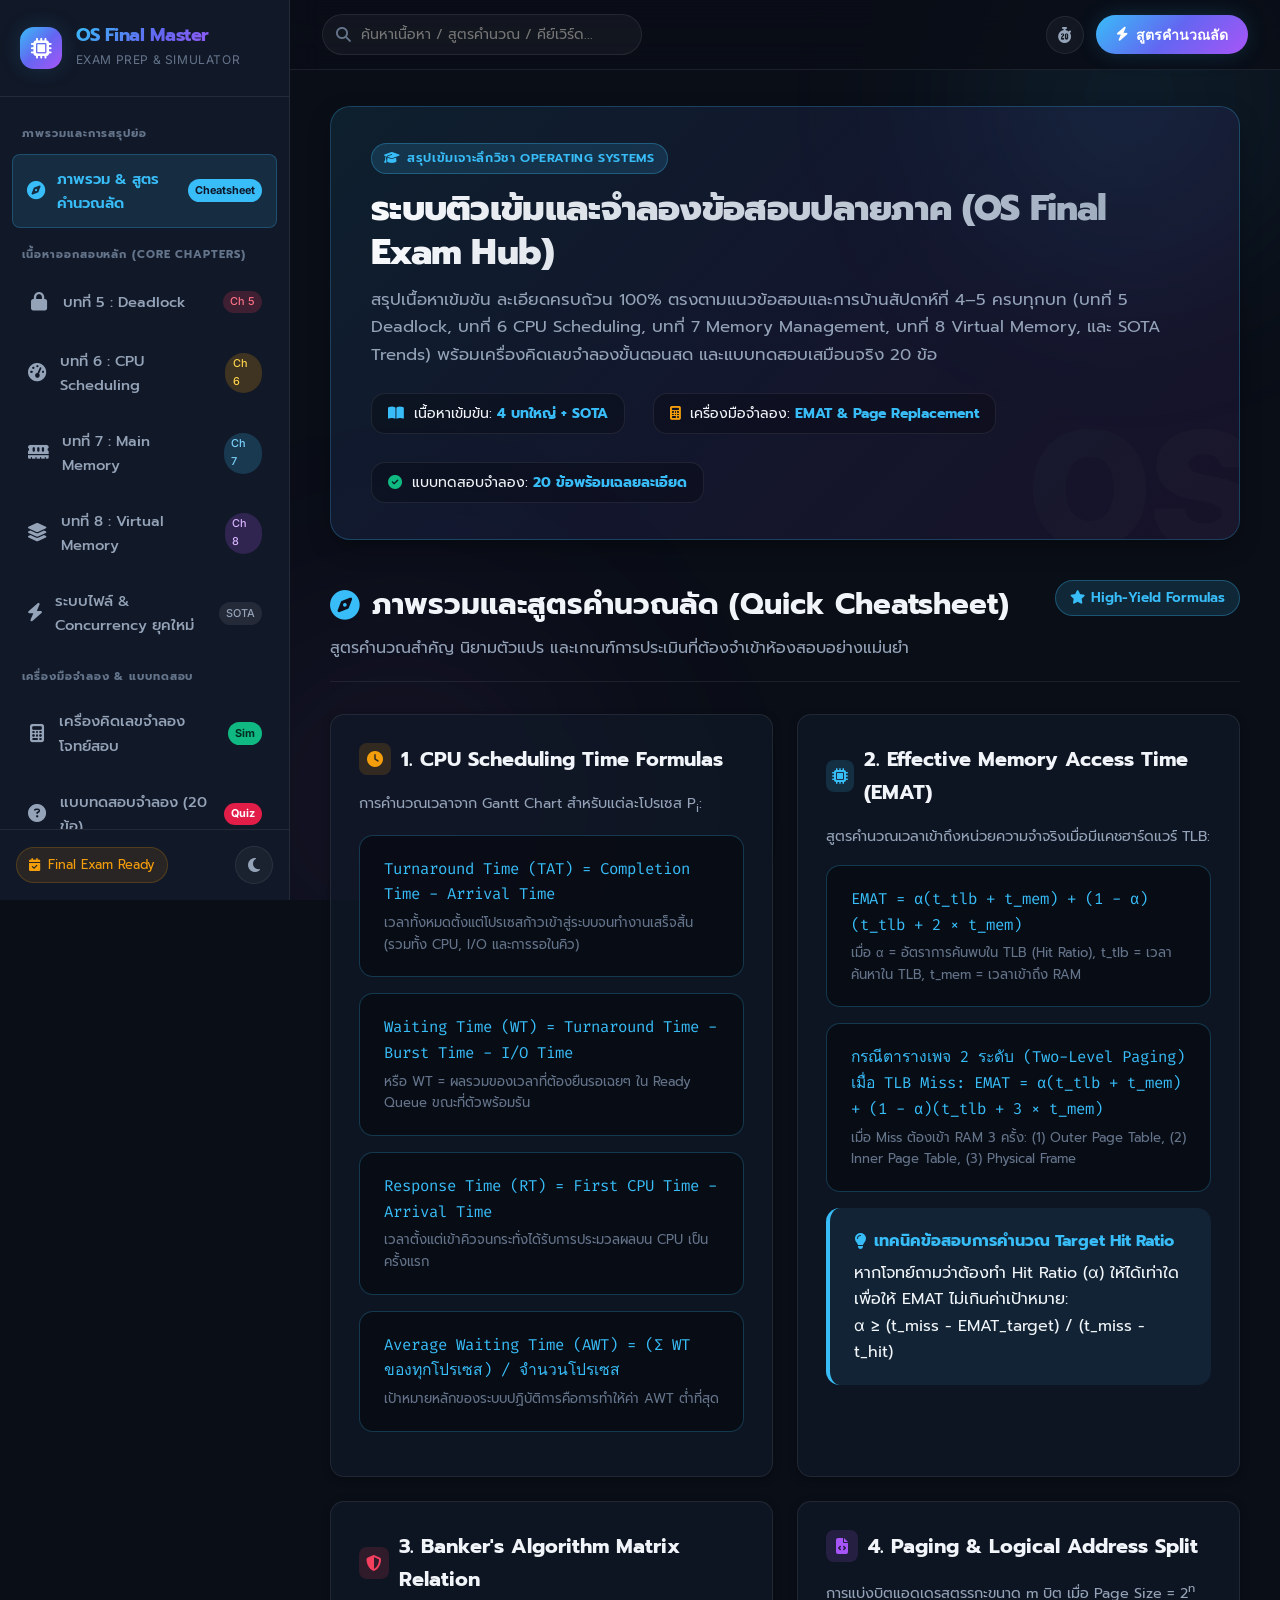
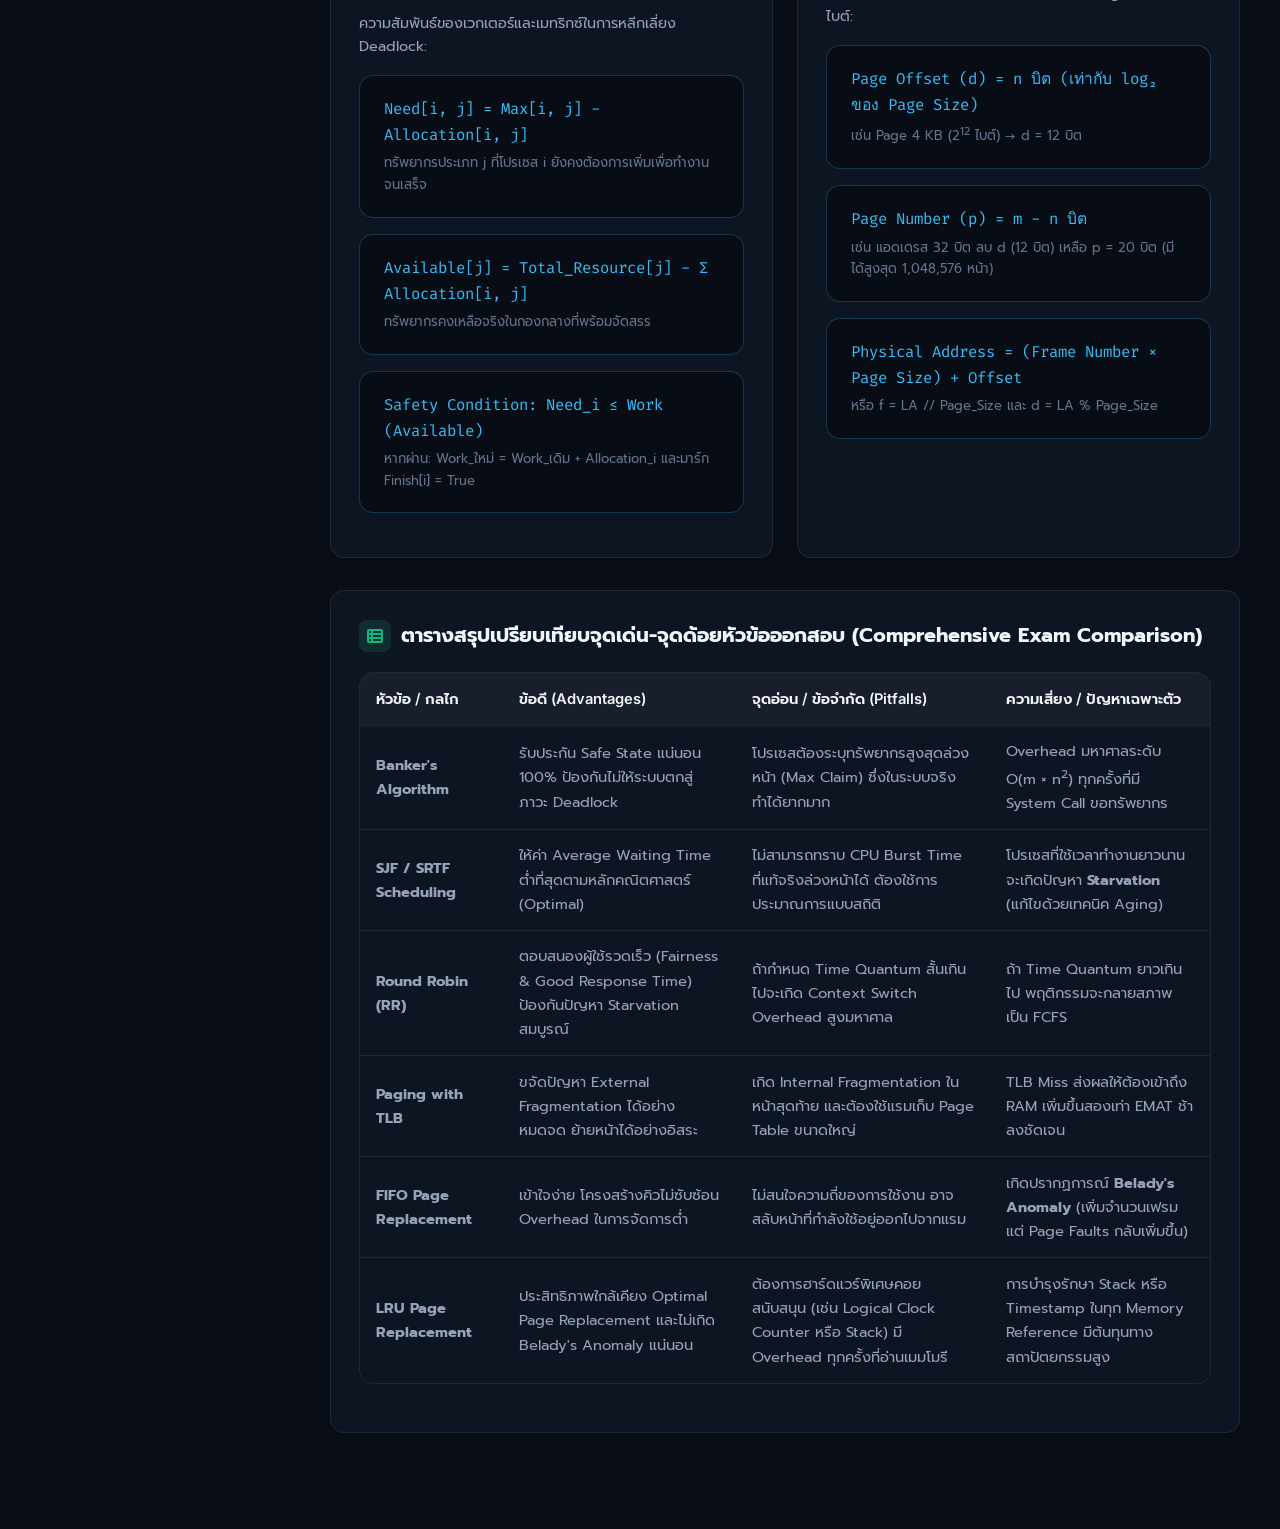
<file: index.html>
<!DOCTYPE html>
<html lang="th">
<head>
  <meta charset="UTF-8">
  <meta name="viewport" content="width=device-width, initial-scale=1.0">
  <title>OS Final Exam Prep & Course Archive</title>
  <meta http-equiv="refresh" content="0; url=Final_Exam_Prep/">
  <style>
    body {
      font-family: system-ui, -apple-system, BlinkMacSystemFont, 'Segoe UI', Roboto, sans-serif;
      background: #0f172a;
      color: #f8fafc;
      display: flex;
      flex-direction: column;
      align-items: center;
      justify-content: center;
      min-height: 100vh;
      margin: 0;
      text-align: center;
    }
    .card {
      background: rgba(30, 41, 59, 0.7);
      padding: 2.5rem 3rem;
      border-radius: 16px;
      border: 1px solid rgba(255, 255, 255, 0.1);
      box-shadow: 0 20px 40px rgba(0, 0, 0, 0.4);
    }
    h2 {
      margin-top: 0;
      color: #38bdf8;
    }
    a {
      color: #38bdf8;
      text-decoration: none;
      font-weight: 600;
    }
    a:hover {
      text-decoration: underline;
    }
  </style>
</head>
<body>
  <div class="card">
    <h2>🚀 กำลังนำคุณเข้าสู่ระบบติวสอบปลายภาค OS...</h2>
    <p>หากหน้าเว็บไม่เปลี่ยนเส้นทางอัตโนมัติ กรุณากดปุ่มด้านล่าง:</p>
    <p><a href="Final_Exam_Prep/" style="display: inline-block; padding: 0.75rem 1.5rem; background: linear-gradient(135deg, #0284c7, #6366f1); color: white; border-radius: 8px; font-weight: 700; margin-top: 0.5rem;">เข้าสู่ระบบติวสอบ (OS Final Exam Prep)</a></p>
  </div>
</body>
</html>
</file>
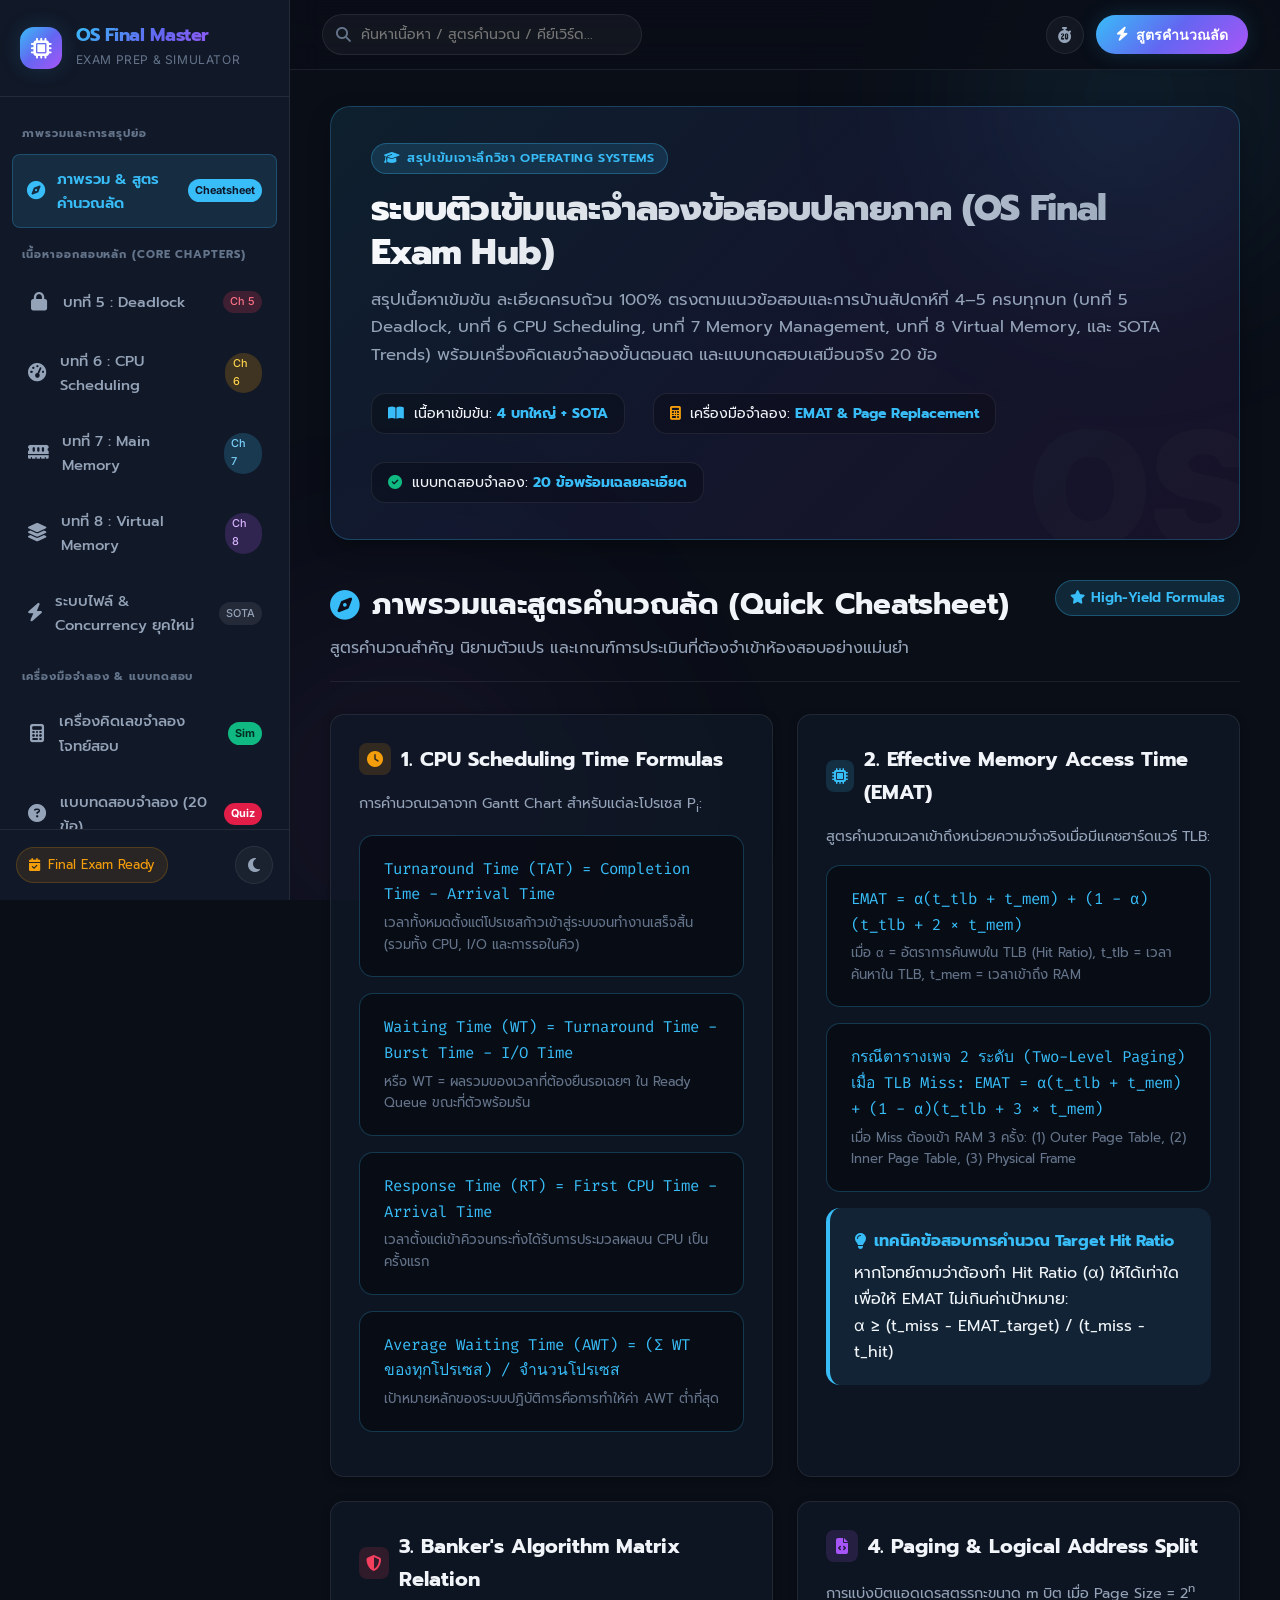
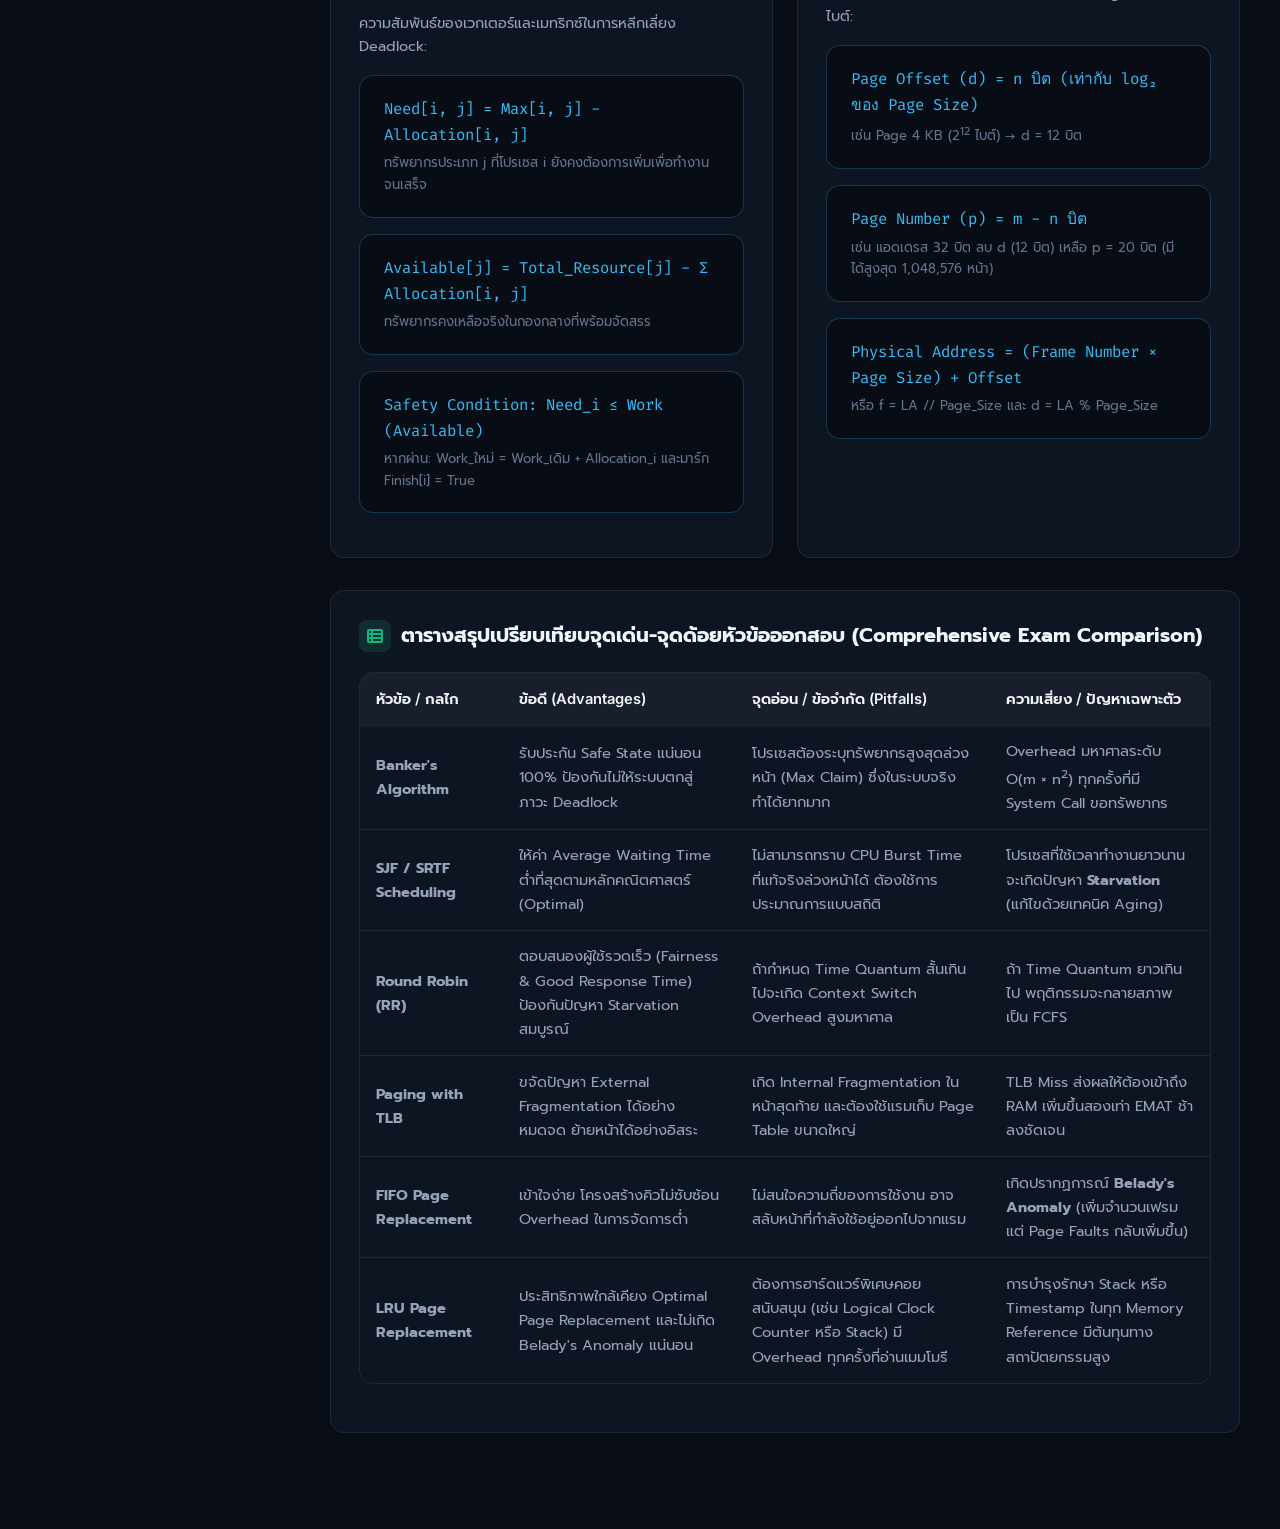
<file: Final_Exam_Prep/index.html>
<!DOCTYPE html>
<html lang="th" data-theme="dark">
<head>
  <meta charset="UTF-8">
  <meta name="viewport" content="width=device-width, initial-scale=1.0">
  <title>คู่มือสรุปเจาะลึกเตรียมสอบปลายภาค Operating Systems (OS Final Exam Hub)</title>
  <meta name="description" content="สุดยอดระบบสรุปเนื้อหาและติวเข้มข้อสอบปลายภาควิชา OS ครบทุกบท บทที่ 5 Deadlock, บทที่ 6 CPU Scheduling, บทที่ 7 Memory Management, บทที่ 8 Virtual Memory พร้อมเครื่องมือคำนวณจำลองและแบบทดสอบเสมือนจริง">
  <link rel="stylesheet" href="style.css">
  <link rel="stylesheet" href="https://cdnjs.cloudflare.com/ajax/libs/font-awesome/6.4.0/css/all.min.css">
</head>
<body>
  <!-- Ambient Atmosphere Glow -->
  <div class="ambient-glow"></div>

  <div class="app-layout">
    <!-- Sidebar Navigation -->
    <aside class="sidebar" id="sidebar">
      <div class="sidebar-header">
        <div class="logo-icon">
          <i class="fa-solid fa-microchip"></i>
        </div>
        <div class="logo-text">
          <h2>OS Final Master</h2>
          <span>Exam Prep & Simulator</span>
        </div>
      </div>

      <nav class="sidebar-nav">
        <div class="nav-section-title">ภาพรวมและการสรุปย่อ</div>
        <a class="nav-item active" data-tab="overview">
          <span class="icon"><i class="fa-solid fa-compass"></i></span>
          <span>ภาพรวม & สูตรคำนวณลัด</span>
          <span class="badge">Cheatsheet</span>
        </a>

        <div class="nav-section-title">เนื้อหาออกสอบหลัก (Core Chapters)</div>
        <a class="nav-item" data-tab="ch5">
          <span class="icon"><i class="fa-solid fa-lock"></i></span>
          <span>บทที่ 5 : Deadlock</span>
          <span class="badge" style="background: rgba(244,63,94,0.2); color: #fb7185;">Ch 5</span>
        </a>
        <a class="nav-item" data-tab="ch6">
          <span class="icon"><i class="fa-solid fa-gauge-high"></i></span>
          <span>บทที่ 6 : CPU Scheduling</span>
          <span class="badge" style="background: rgba(245,158,11,0.2); color: #fcd34d;">Ch 6</span>
        </a>
        <a class="nav-item" data-tab="ch7">
          <span class="icon"><i class="fa-solid fa-memory"></i></span>
          <span>บทที่ 7 : Main Memory</span>
          <span class="badge" style="background: rgba(56,189,248,0.2); color: #7dd3fc;">Ch 7</span>
        </a>
        <a class="nav-item" data-tab="ch8">
          <span class="icon"><i class="fa-solid fa-layer-group"></i></span>
          <span>บทที่ 8 : Virtual Memory</span>
          <span class="badge" style="background: rgba(168,85,247,0.2); color: #d8b4fe;">Ch 8</span>
        </a>
        <a class="nav-item" data-tab="advanced">
          <span class="icon"><i class="fa-solid fa-bolt"></i></span>
          <span>ระบบไฟล์ & Concurrency ยุคใหม่</span>
          <span class="badge">SOTA</span>
        </a>

        <div class="nav-section-title">เครื่องมือจำลอง & แบบทดสอบ</div>
        <a class="nav-item" data-tab="calculators">
          <span class="icon"><i class="fa-solid fa-calculator"></i></span>
          <span>เครื่องคิดเลขจำลองโจทย์สอบ</span>
          <span class="badge" style="background: #10b981; color: #022c22; font-weight:700;">Sim</span>
        </a>
        <a class="nav-item" data-tab="quiz">
          <span class="icon"><i class="fa-solid fa-circle-question"></i></span>
          <span>แบบทดสอบจำลอง (20 ข้อ)</span>
          <span class="badge" style="background: #e11d48; color: #fff; font-weight:700;">Quiz</span>
        </a>
      </nav>

      <div class="sidebar-footer">
        <div class="exam-pill">
          <i class="fa-solid fa-calendar-check"></i>
          <span>Final Exam Ready</span>
        </div>
        <button class="btn-icon" id="themeToggleBtn" title="สลับ Dark/Light mode">
          <i class="fa-solid fa-moon"></i>
        </button>
      </div>
    </aside>

    <!-- Main Content Area -->
    <main class="main-content">
      <!-- Topbar Header -->
      <header class="topbar">
        <div class="topbar-left">
          <button class="mobile-menu-btn" id="mobileMenuBtn" aria-label="Toggle menu">
            <i class="fa-solid fa-bars"></i>
          </button>
          <div class="search-box">
            <i class="fa-solid fa-magnifying-glass search-icon"></i>
            <input type="text" id="searchInput" placeholder="ค้นหาเนื้อหา / สูตรคำนวณ / คีย์เวิร์ด..." autocomplete="off">
          </div>
        </div>

        <div class="topbar-actions">
          <button class="btn-icon" id="quickQuizBtn" title="เริ่มทดสอบทันที">
            <i class="fa-solid fa-stopwatch-20"></i>
          </button>
          <button class="btn-primary" onclick="switchTab('overview')">
            <i class="fa-solid fa-bolt"></i> สูตรคำนวณลัด
          </button>
        </div>
      </header>

      <!-- Page Container -->
      <div class="page-container">
        
        <!-- Hero Banner -->
        <section class="hero-banner">
          <div class="hero-tag">
            <i class="fa-solid fa-graduation-cap"></i> สรุปเข้มเจาะลึกวิชา Operating Systems
          </div>
          <h1 class="hero-title">ระบบติวเข้มและจำลองข้อสอบปลายภาค (OS Final Exam Hub)</h1>
          <p class="hero-desc">
            สรุปเนื้อหาเข้มข้น ละเอียดครบถ้วน 100% ตรงตามแนวข้อสอบและการบ้านสัปดาห์ที่ 4–5 ครบทุกบท (บทที่ 5 Deadlock, บทที่ 6 CPU Scheduling, บทที่ 7 Memory Management, บทที่ 8 Virtual Memory, และ SOTA Trends) พร้อมเครื่องคิดเลขจำลองขั้นตอนสด และแบบทดสอบเสมือนจริง 20 ข้อ
          </p>
          <div class="hero-stats">
            <div class="stat-chip">
              <i class="fa-solid fa-book-open" style="color: var(--accent-cyan);"></i>
              <span>เนื้อหาเข้มข้น: <strong>4 บทใหญ่ + SOTA</strong></span>
            </div>
            <div class="stat-chip">
              <i class="fa-solid fa-calculator" style="color: var(--accent-amber);"></i>
              <span>เครื่องมือจำลอง: <strong>EMAT & Page Replacement</strong></span>
            </div>
            <div class="stat-chip">
              <i class="fa-solid fa-circle-check" style="color: var(--accent-emerald);"></i>
              <span>แบบทดสอบจำลอง: <strong>20 ข้อพร้อมเฉลยละเอียด</strong></span>
            </div>
          </div>
        </section>

        <!-- ==========================================
             TAB 1: OVERVIEW & QUICK FORMULA SHEET
             ========================================== -->
        <section id="tab-overview" class="chapter-section active">
          <div class="section-header">
            <div class="section-title-group">
              <h2><i class="fa-solid fa-compass" style="color: var(--accent-cyan);"></i> ภาพรวมและสูตรคำนวณลัด (Quick Cheatsheet)</h2>
              <p>สูตรคำนวณสำคัญ นิยามตัวแปร และเกณฑ์การประเมินที่ต้องจำเข้าห้องสอบอย่างแม่นยำ</p>
            </div>
            <span class="chapter-badge badge-ch7">
              <i class="fa-solid fa-star"></i> High-Yield Formulas
            </span>
          </div>

          <div class="card-grid">
            <!-- CPU Scheduling Formulas -->
            <div class="card">
              <div class="card-title">
                <span class="icon" style="background: rgba(245,158,11,0.15); color: var(--accent-amber);"><i class="fa-solid fa-clock"></i></span>
                1. CPU Scheduling Time Formulas
              </div>
              <p style="color: var(--text-muted); font-size: 0.9rem; margin-bottom: 0.75rem;">
                การคำนวณเวลาจาก Gantt Chart สำหรับแต่ละโปรเซส P<sub>i</sub>:
              </p>
              <div class="formula-box">
                Turnaround Time (TAT) = Completion Time - Arrival Time
                <span class="formula-sub">เวลาทั้งหมดตั้งแต่โปรเซสก้าวเข้าสู่ระบบจนทำงานเสร็จสิ้น (รวมทั้ง CPU, I/O และการรอในคิว)</span>
              </div>
              <div class="formula-box">
                Waiting Time (WT) = Turnaround Time - Burst Time - I/O Time
                <span class="formula-sub">หรือ WT = ผลรวมของเวลาที่ต้องยืนรอเฉยๆ ใน Ready Queue ขณะที่ตัวพร้อมรัน</span>
              </div>
              <div class="formula-box">
                Response Time (RT) = First CPU Time - Arrival Time
                <span class="formula-sub">เวลาตั้งแต่เข้าคิวจนกระทั่งได้รับการประมวลผลบน CPU เป็นครั้งแรก</span>
              </div>
              <div class="formula-box">
                Average Waiting Time (AWT) = (Σ WT ของทุกโปรเซส) / จำนวนโปรเซส
                <span class="formula-sub">เป้าหมายหลักของระบบปฏิบัติการคือการทำให้ค่า AWT ต่ำที่สุด</span>
              </div>
            </div>

            <!-- EMAT Formula -->
            <div class="card">
              <div class="card-title">
                <span class="icon" style="background: rgba(56,189,248,0.15); color: var(--accent-cyan);"><i class="fa-solid fa-microchip"></i></span>
                2. Effective Memory Access Time (EMAT)
              </div>
              <p style="color: var(--text-muted); font-size: 0.9rem; margin-bottom: 0.75rem;">
                สูตรคำนวณเวลาเข้าถึงหน่วยความจำจริงเมื่อมีแคชฮาร์ดแวร์ TLB:
              </p>
              <div class="formula-box">
                EMAT = α(t_tlb + t_mem) + (1 - α)(t_tlb + 2 × t_mem)
                <span class="formula-sub">เมื่อ α = อัตราการค้นพบใน TLB (Hit Ratio), t_tlb = เวลาค้นหาใน TLB, t_mem = เวลาเข้าถึง RAM</span>
              </div>
              <div class="formula-box">
                กรณีตารางเพจ 2 ระดับ (Two-Level Paging) เมื่อ TLB Miss:
                EMAT = α(t_tlb + t_mem) + (1 - α)(t_tlb + 3 × t_mem)
                <span class="formula-sub">เมื่อ Miss ต้องเข้า RAM 3 ครั้ง: (1) Outer Page Table, (2) Inner Page Table, (3) Physical Frame</span>
              </div>
              <div class="callout callout-info" style="margin: 0.5rem 0 0 0;">
                <div class="callout-title"><i class="fa-solid fa-lightbulb"></i> เทคนิคข้อสอบการคำนวณ Target Hit Ratio</div>
                หากโจทย์ถามว่าต้องทำ Hit Ratio (α) ให้ได้เท่าใดเพื่อให้ EMAT ไม่เกินค่าเป้าหมาย:
                <br>α ≥ (t_miss - EMAT_target) / (t_miss - t_hit)
              </div>
            </div>

            <!-- Banker's Algorithm Matrix -->
            <div class="card">
              <div class="card-title">
                <span class="icon" style="background: rgba(244,63,94,0.15); color: var(--accent-rose);"><i class="fa-solid fa-shield-halved"></i></span>
                3. Banker's Algorithm Matrix Relation
              </div>
              <p style="color: var(--text-muted); font-size: 0.9rem; margin-bottom: 0.75rem;">
                ความสัมพันธ์ของเวกเตอร์และเมทริกซ์ในการหลีกเลี่ยง Deadlock:
              </p>
              <div class="formula-box">
                Need[i, j] = Max[i, j] - Allocation[i, j]
                <span class="formula-sub">ทรัพยากรประเภท j ที่โปรเซส i ยังคงต้องการเพิ่มเพื่อทำงานจนเสร็จ</span>
              </div>
              <div class="formula-box">
                Available[j] = Total_Resource[j] - Σ Allocation[i, j]
                <span class="formula-sub">ทรัพยากรคงเหลือจริงในกองกลางที่พร้อมจัดสรร</span>
              </div>
              <div class="formula-box">
                Safety Condition: Need_i ≤ Work (Available)
                <span class="formula-sub">หากผ่าน: Work_ใหม่ = Work_เดิม + Allocation_i และมาร์ก Finish[i] = True</span>
              </div>
            </div>

            <!-- Paging Calculation -->
            <div class="card">
              <div class="card-title">
                <span class="icon" style="background: rgba(168,85,247,0.15); color: var(--accent-purple);"><i class="fa-solid fa-file-code"></i></span>
                4. Paging & Logical Address Split
              </div>
              <p style="color: var(--text-muted); font-size: 0.9rem; margin-bottom: 0.75rem;">
                การแบ่งบิตแอดเดรสตรรกะขนาด m บิต เมื่อ Page Size = 2<sup>n</sup> ไบต์:
              </p>
              <div class="formula-box">
                Page Offset (d) = n บิต (เท่ากับ log₂ ของ Page Size)
                <span class="formula-sub">เช่น Page 4 KB (2<sup>12</sup> ไบต์) → d = 12 บิต</span>
              </div>
              <div class="formula-box">
                Page Number (p) = m - n บิต
                <span class="formula-sub">เช่น แอดเดรส 32 บิต ลบ d (12 บิต) เหลือ p = 20 บิต (มีได้สูงสุด 1,048,576 หน้า)</span>
              </div>
              <div class="formula-box">
                Physical Address = (Frame Number × Page Size) + Offset
                <span class="formula-sub">หรือ f = LA // Page_Size และ d = LA % Page_Size</span>
              </div>
            </div>
          </div>

          <!-- Master Comparison Table -->
          <div class="card" style="margin-bottom: 2rem;">
            <div class="card-title">
              <span class="icon" style="background: rgba(16,185,129,0.15); color: var(--accent-emerald);"><i class="fa-solid fa-table-list"></i></span>
              ตารางสรุปเปรียบเทียบจุดเด่น-จุดด้อยหัวข้อออกสอบ (Comprehensive Exam Comparison)
            </div>
            <div class="table-responsive">
              <table class="os-table">
                <thead>
                  <tr>
                    <th>หัวข้อ / กลไก</th>
                    <th>ข้อดี (Advantages)</th>
                    <th>จุดอ่อน / ข้อจำกัด (Pitfalls)</th>
                    <th>ความเสี่ยง / ปัญหาเฉพาะตัว</th>
                  </tr>
                </thead>
                <tbody>
                  <tr>
                    <td><strong>Banker's Algorithm</strong></td>
                    <td>รับประกัน Safe State แน่นอน 100% ป้องกันไม่ให้ระบบตกสู่ภาวะ Deadlock</td>
                    <td>โปรเซสต้องระบุทรัพยากรสูงสุดล่วงหน้า (Max Claim) ซึ่งในระบบจริงทำได้ยากมาก</td>
                    <td>Overhead มหาศาลระดับ O(m × n<sup>2</sup>) ทุกครั้งที่มี System Call ขอทรัพยากร</td>
                  </tr>
                  <tr>
                    <td><strong>SJF / SRTF Scheduling</strong></td>
                    <td>ให้ค่า Average Waiting Time ต่ำที่สุดตามหลักคณิตศาสตร์ (Optimal)</td>
                    <td>ไม่สามารถทราบ CPU Burst Time ที่แท้จริงล่วงหน้าได้ ต้องใช้การประมาณการแบบสถิติ</td>
                    <td>โปรเซสที่ใช้เวลาทำงานยาวนานจะเกิดปัญหา <strong>Starvation</strong> (แก้ไขด้วยเทคนิค Aging)</td>
                  </tr>
                  <tr>
                    <td><strong>Round Robin (RR)</strong></td>
                    <td>ตอบสนองผู้ใช้รวดเร็ว (Fairness & Good Response Time) ป้องกันปัญหา Starvation สมบูรณ์</td>
                    <td>ถ้ากำหนด Time Quantum สั้นเกินไปจะเกิด Context Switch Overhead สูงมหาศาล</td>
                    <td>ถ้า Time Quantum ยาวเกินไป พฤติกรรมจะกลายสภาพเป็น FCFS</td>
                  </tr>
                  <tr>
                    <td><strong>Paging with TLB</strong></td>
                    <td>ขจัดปัญหา External Fragmentation ได้อย่างหมดจด ย้ายหน้าได้อย่างอิสระ</td>
                    <td>เกิด Internal Fragmentation ในหน้าสุดท้าย และต้องใช้แรมเก็บ Page Table ขนาดใหญ่</td>
                    <td>TLB Miss ส่งผลให้ต้องเข้าถึง RAM เพิ่มขึ้นสองเท่า EMAT ช้าลงชัดเจน</td>
                  </tr>
                  <tr>
                    <td><strong>FIFO Page Replacement</strong></td>
                    <td>เข้าใจง่าย โครงสร้างคิวไม่ซับซ้อน Overhead ในการจัดการต่ำ</td>
                    <td>ไม่สนใจความถี่ของการใช้งาน อาจสลับหน้าที่กำลังใช้อยู่ออกไปจากแรม</td>
                    <td>เกิดปรากฏการณ์ <strong>Belady's Anomaly</strong> (เพิ่มจำนวนเฟรม แต่ Page Faults กลับเพิ่มขึ้น)</td>
                  </tr>
                  <tr>
                    <td><strong>LRU Page Replacement</strong></td>
                    <td>ประสิทธิภาพใกล้เคียง Optimal Page Replacement และไม่เกิด Belady's Anomaly แน่นอน</td>
                    <td>ต้องการฮาร์ดแวร์พิเศษคอยสนับสนุน (เช่น Logical Clock Counter หรือ Stack) มี Overhead ทุกครั้งที่อ่านเมมโมรี</td>
                    <td>การบำรุงรักษา Stack หรือ Timestamp ในทุก Memory Reference มีต้นทุนทางสถาปัตยกรรมสูง</td>
                  </tr>
                </tbody>
              </table>
            </div>
          </div>
        </section>

        <!-- ==========================================
             TAB 2: CHAPTER 5 DEADLOCK
             ========================================== -->
        <section id="tab-ch5" class="chapter-section">
          <div class="section-header">
            <div class="section-title-group">
              <h2><i class="fa-solid fa-lock" style="color: var(--accent-rose);"></i> บทที่ 5 : ภาวะติดตาย (Deadlock)</h2>
              <p>เงื่อนไขจำเป็น 4 ประการ, กราฟจัดสรรทรัพยากร (RAG), Banker's Algorithm และเทคนิคการตรวจจับและกู้คืน</p>
            </div>
            <span class="chapter-badge badge-ch5">
              <i class="fa-solid fa-file-lines"></i> Lecture Ch 5 & HW 4 Part 1-2
            </span>
          </div>

          <div class="card-grid">
            <!-- 4 Conditions -->
            <div class="card">
              <div class="card-title">
                <span class="icon" style="background: rgba(244,63,94,0.15); color: var(--accent-rose);"><i class="fa-solid fa-list-check"></i></span>
                4 เงื่อนไขจำเป็นของภาวะติดตาย (Coffman Conditions)
              </div>
              <p style="color: var(--text-muted); font-size: 0.92rem; margin-bottom: 1rem;">
                Deadlock จะเกิดขึ้นได้ก็ต่อเมื่อมีเงื่อนไขทั้ง 4 ข้อนี้เกิดขึ้น <strong>พร้อมกันในเวลาเดียวกัน (Simultaneously)</strong> เท่านั้น หากขาดข้อใดข้อหนึ่งไป ระบบจะไม่มีทางเกิด Deadlock ได้เลย:
              </p>
              <ul class="step-list">
                <li class="step-item">
                  <strong>1. Mutual Exclusion (การไม่เกิดร่วมกัน):</strong> มีทรัพยากรอย่างน้อย 1 ประเภทที่เป็น Non-shareable ในขณะใดขณะหนึ่ง โปรเซสใช้งานได้เพียงตัวเดียวเท่านั้น (เช่น เครื่องพิมพ์, สิทธิ์การเขียนไฟล์)
                </li>
                <li class="step-item">
                  <strong>2. Hold and Wait (การถือครองและรอคอย):</strong> โปรเซสกำลังถือครองทรัพยากรอย่างน้อย 1 ตัว และกำลังรอคอยทรัพยากรอื่นเพิ่มเติม ซึ่งทรัพยากรนั้นกำลังถูกโปรเซสอื่นถือครองอยู่
                </li>
                <li class="step-item">
                  <strong>3. No Preemption (การไม่สามารถยึดทรัพยากรคืนได้):</strong> ทรัพยากรไม่สามารถถูกบังคับยึดคืนกลางคันได้ ผู้ถือครองต้องปล่อยคืนอย่างสมัครใจเมื่อทำงานเสร็จสิ้นเท่านั้น
                </li>
                <li class="step-item">
                  <strong>4. Circular Wait (การรอคอยแบบเป็นวงรอบ):</strong> เกิดลำดับโปรเซส { P<sub>0</sub>, P<sub>1</sub>, ..., P<sub>n</sub> } โดยที่ P<sub>0</sub> กำลังรอทรัพยากรจาก P<sub>1</sub>, P<sub>1</sub> รอจาก P<sub>2</sub> จนถึง P<sub>n</sub> กำลังรอทรัพยากรที่ P<sub>0</sub> ถือครองอยู่
                </li>
              </ul>
              <div class="callout callout-warning">
                <div class="callout-title"><i class="fa-solid fa-triangle-exclamation"></i> เทคนิคพิชิตข้อสอบการป้องกัน (Deadlock Prevention)</div>
                การทำ Deadlock Prevention คือการออกกฎเพื่อทำลายเงื่อนไขข้อใดข้อหนึ่งใน 4 ข้อ:
                <br>• <strong>ทำลาย Mutual Exclusion:</strong> ใช้ Spooling กับเครื่องพิมพ์ (โปรเซสเขียนงานลงดิสก์แทนที่จะแย่งเครื่องพิมพ์ตรงๆ)
                <br>• <strong>ทำลาย Hold and Wait:</strong> บังคับให้โปรเซสขอทรัพยากรทั้งหมดที่จำเป็นตั้งแต่แรก หากไม่ได้ครบจะไม่ให้เริ่มทำงาน (ข้อเสีย: เปลืองทรัพยากรและเสี่ยงต่อ Starvation)
                <br>• <strong>ทำลาย No Preemption:</strong> หากขอเพิ่มแล้วไม่ได้ ให้ระบบบังคับริบทรัพยากรเดิมที่ถืออยู่คืนส่วนกลางทันที
                <br>• <strong>ทำลาย Circular Wait:</strong> กำหนดหมายเลขลำดับทรัพยากร (Global Ordering) และบังคับให้ขอตามลำดับจากน้อยไปมากเท่านั้น
              </div>
            </div>

            <!-- Resource Allocation Graph -->
            <div class="card">
              <div class="card-title">
                <span class="icon" style="background: rgba(56,189,248,0.15); color: var(--accent-cyan);"><i class="fa-solid fa-diagram-project"></i></span>
                กราฟการจัดสรรทรัพยากร (Resource Allocation Graph: RAG)
              </div>
              <p style="color: var(--text-muted); font-size: 0.92rem;">
                แบบจำลองกราฟทิศทางแสดงความสัมพันธ์ระหว่างโปรเซส (วงกลม) และทรัพยากร (สี่เหลี่ยม โดยมีจุดกลมภายในแทนจำนวนหน่วย Instance):
              </p>
              <ul style="margin: 0.75rem 0 0.75rem 1.25rem; color: var(--text-muted); font-size: 0.92rem; line-height: 1.8;">
                <li><strong>Request Edge (P<sub>i</sub> → R<sub>j</sub>):</strong> โปรเซส P<sub>i</sub> กำลังร้องขอทรัพยากร R<sub>j</sub> (ลูกศรชี้เข้าขอบสี่เหลี่ยม)</li>
                <li><strong>Assignment Edge (R<sub>j</sub> → P<sub>i</sub>):</strong> ทรัพยากร R<sub>j</sub> ถูกจัดสรรให้ P<sub>i</sub> ถือครองแล้ว (ลูกศรพุ่งออกจากจุดภายในสี่เหลี่ยม)</li>
              </ul>
              
              <div class="diagram-figure">
                <img src="assets/images/rag_graph_q2_1.png" alt="Resource Allocation Graph Deadlock" loading="lazy">
                <div class="diagram-caption">
                  <i class="fa-solid fa-image"></i> รูปที่ 5.1: แผนภาพ RAG จากการบ้านข้อ 2.1 มีวงรอบ P<sub>1</sub> → R<sub>2</sub> → P<sub>2</sub> → R<sub>3</sub> → P<sub>3</sub> → R<sub>1</sub> → P<sub>1</sub>
                </div>
              </div>

              <div class="callout callout-danger">
                <div class="callout-title"><i class="fa-solid fa-circle-exclamation"></i> กฎเหล็กเรื่อง Cycle ใน RAG (ออกสอบบ่อยที่สุด)</div>
                • <strong>Single Instance per Resource:</strong> หากทรัพยากรทุกชนิดมีเพียง 1 หน่วยเดี่ยว การมี Cycle หมายความว่า <strong>เกิด Deadlock แน่นอน 100%</strong> (Necessary & Sufficient)
                <br>• <strong>Multiple Instances per Resource:</strong> การมี Cycle เป็นเพียงเงื่อนไขจำเป็น แต่ <strong>อาจไม่เกิด Deadlock</strong> เช่นในรูป 5.1 ทรัพยากร R<sub>2</sub> มี 2 หน่วย โดยหน่วยหนึ่งถูกถือครองโดย P<sub>4</sub> ซึ่งอยู่นอกวงรอบและไม่ได้รอใคร เมื่อ P<sub>4</sub> ทำงานเสร็จแล้วคืน R<sub>2</sub> ระบบจะสามารถจัดสรรต่อตามลำดับ P<sub>4</sub> → P<sub>1</sub> → P<sub>3</sub> → P<sub>2</sub> จนเสร็จสิ้นทุกตัว ไม่เกิด Deadlock!
                <br>• <em>แต่ถ้าเพิ่มเส้นร้องขอ P<sub>4</sub> → R<sub>3</sub>:</em> P<sub>4</sub> จะกลายเป็นส่วนหนึ่งของวงรอบใหม่ ทำให้ไม่มีโปรเซสใดรันจบได้เลย คราวนี้จะกลายเป็น <strong>Deadlock 100%</strong>
              </div>
            </div>
          </div>

          <!-- Banker's Algorithm Detailed Guide -->
          <div class="card" style="margin-bottom: 2rem;">
            <div class="card-title">
              <span class="icon" style="background: rgba(16,185,129,0.15); color: var(--accent-emerald);"><i class="fa-solid fa-building-columns"></i></span>
              เจาะลึกอัลกอริทึมนายธนาคาร (Banker's Algorithm) แสดงวิธีคิดทีละสเต็ป
            </div>
            <p style="color: var(--text-muted); font-size: 0.95rem; line-height: 1.7;">
              ใช้สำหรับ <strong>Deadlock Avoidance</strong> ในระบบที่มีทรัพยากรแบบ Multiple Instances ก่อนจะอนุมัติทรัพยากรให้โปรเซสใด ระบบจะจำลองว่า "ถ้าให้ไปแล้ว ระบบยังคงอยู่ในสถานะปลอดภัย (Safe State) หรือไม่" หากปลอดภัยจึงจะจัดสรรจริง หากไม่ปลอดภัยจะปฏิเสธคำขอและให้โปรเซสรอไปก่อน
            </p>

            <!-- Easy Intuitive Analogy Box -->
            <div class="callout callout-info" style="margin: 1.25rem 0; background: rgba(56, 189, 248, 0.08); border-left: 4px solid var(--accent-cyan);">
              <div class="callout-title" style="font-size: 1.15rem; color: var(--accent-cyan); margin-bottom: 0.75rem;">
                <i class="fa-solid fa-lightbulb"></i> นิทานเปรียบเทียบชีวิตจริง: Banker's Algorithm ฉบับเข้าใจง่ายใน 3 นาที
              </div>
              <p style="font-size: 0.92rem; line-height: 1.7; color: var(--text-main); margin-bottom: 0.75rem;">
                ลองจินตนาการว่าเราเป็น <strong>"ผู้จัดการธนาคาร"</strong> ที่มีลูกค้า 5 คน (P0 ถึง P4) กำลังขอกู้เงินสร้างบ้าน:
              </p>
              <ul style="margin-left: 1.25rem; font-size: 0.9rem; line-height: 1.8; color: var(--text-muted);">
                <li><strong>Max (วงเงินกู้สูงสุดที่ขอ):</strong> ลูกค้าแต่ละคนบอกไว้ล่วงหน้าว่า "บ้านหลังนี้ถ้าจะสร้างเสร็จ ต้องใช้เงินรวมเท่าไหร่"</li>
                <li><strong>Allocation (เงินที่เบิกไปแล้ว):</strong> ตอนนี้ลูกค้าหยิบเงินจากธนาคารไปถือไว้ในมือคนละเท่าไหร่</li>
                <li><strong>Need (เงินที่ยังขาดอยู่ = Max - Allocation):</strong> ลูกค้าต้องขอเงินเพิ่มอีกเท่าไหร่ ถึงจะสร้างบ้านเสร็จสมบูรณ์</li>
                <li><strong>Available (เงินสดคงเหลือในตู้เซฟของธนาคาร):</strong> เงินกองกลางที่ธนาคารยังเหลือให้กู้ได้ในขณะนี้</li>
              </ul>
              <div style="background: rgba(0,0,0,0.25); padding: 0.85rem 1rem; border-radius: var(--radius-sm); margin: 0.75rem 0; border-left: 3px solid var(--accent-amber); font-size: 0.88rem; line-height: 1.6;">
                <strong>⚠️ กฎเหล็กของลูกค้าทุกคน:</strong> <em>"ถ้าได้เงินไม่ครบตามที่ขอ บ้านสร้างค้าง จะไม่คืนเงินแม้แต่บาทเดียว! แต่ถ้าได้เงินที่ขาด (Need) ไปจนครบ บ้านสร้างเสร็จ 100% ลูกค้าจะคืนเงินทั้งหมด (ทั้งของเดิม Allocation + ของใหม่) กลับเข้าตู้เซฟธนาคารทันที"</em>
              </div>
              <div style="font-size: 0.9rem; line-height: 1.7; color: var(--text-main);">
                <strong>🎯 วิธีเล่นเกม Safety Algorithm (สเต็ป 1-2-3 ง่ายๆ ในห้องสอบ):</strong>
                <br>1. ก้มดูเงินในตู้เซฟเราตอนนี้ (<code>Available</code>)
                <br>2. กวาดสายตามองหาลูกค้าที่ <strong>"เงินที่ยังขาดอยู่ (Need) น้อยกว่าหรือเท่ากับเงินในเซฟเรา"</strong> (<code>Need ≤ Available</code>)
                <br>3. พอเจอคนนั้น (เช่น P1) เราปล่อยกู้ให้เขาจนบ้านเสร็จ P1 จะ <strong>"คืนเงินทั้งหมดที่ถืออยู่ (Allocation) กลับเข้าตู้เซฟเรา"</strong> ทำให้ตู้เซฟเรามีเงิน <strong>"เยอะขึ้นกว่าเดิม!"</strong> (<code>Available ใหม่ = Available เดิม + Allocation</code>)
                <br>4. เอาเงินกองใหญ่ขึ้นนี้ ไปช่วยลูกค้ารายถัดไปเรื่อยๆ จนกระทั่งสร้างบ้านเสร็จครบทุกคน <strong>→ เรียกว่า "Safe State (ปลอดภัยแน่นอน 100%)"</strong>
              </div>
            </div>

            <!-- Interactive Banker's Algorithm Step-by-Step Simulator -->
            <div class="banker-sim-container" id="bankerSim">
              <div class="banker-control-bar">
                <div class="banker-preset-group">
                  <label for="bankerPresetSelect"><i class="fa-solid fa-layer-group" style="color: var(--accent-cyan);"></i> เลือกชุดโจทย์ตัวอย่าง:</label>
                  <select id="bankerPresetSelect" class="input-control" style="font-weight: 600; min-width: 280px;">
                    <option value="hw5">โจทย์จริงการบ้าน HW5 (Total: [10, 6, 8]) — ปลอดภัย Safe</option>
                    <option value="silberschatz">โจทย์ในสไลด์ Silberschatz (Total: [10, 5, 7]) — ปลอดภัย Safe</option>
                    <option value="req_p2_safe">ทดสอบคำขอ: P2 ขอเพิ่ม [1, 0, 1] — อนุมัติได้ (Safe)</option>
                    <option value="req_p0_unsafe">ทดสอบคำขอ: P0 ขอเพิ่ม [0, 2, 0] — ปฏิเสธ (Unsafe / Deadlock!)</option>
                  </select>
                </div>

                <div class="banker-btn-group">
                  <button class="btn-primary" id="bankerPrevBtn" disabled style="padding: 0.55rem 0.95rem; font-size: 0.88rem;">
                    <i class="fa-solid fa-backward-step"></i> ย้อนกลับ
                  </button>
                  <button class="btn-primary" id="bankerNextBtn" style="padding: 0.55rem 1.15rem; font-size: 0.92rem; background: var(--gradient-brand); box-shadow: 0 0 16px rgba(56, 189, 248, 0.4);">
                    <i class="fa-solid fa-forward-step"></i> สเต็ปถัดไป (Next)
                  </button>
                  <button class="btn-primary" id="bankerAutoBtn" style="background: rgba(255,255,255,0.08); padding: 0.55rem 0.95rem; font-size: 0.88rem;">
                    <i class="fa-solid fa-play"></i> เล่นอัตโนมัติ
                  </button>
                  <button class="btn-primary" id="bankerResetBtn" style="background: rgba(255,255,255,0.08); padding: 0.55rem 0.95rem; font-size: 0.88rem;">
                    <i class="fa-solid fa-rotate-right"></i> เริ่มใหม่
                  </button>
                </div>
              </div>

              <!-- Top Status Metrics -->
              <div class="banker-status-grid">
                <div class="banker-status-card work-card">
                  <div class="banker-card-label">
                    <i class="fa-solid fa-vault" style="color: var(--accent-cyan);"></i> เงินสดในตู้เซฟคงเหลือ (Available / Work):
                  </div>
                  <div class="banker-card-value" id="bankerWorkVal">[ A: 2, B: 2, C: 1 ]</div>
                  <div class="banker-card-sub" id="bankerWorkSub">คำนวณจาก Total [10, 6, 8] ลบยอดแจก [8, 4, 7]</div>
                </div>

                <div class="banker-status-card seq-card">
                  <div class="banker-card-label">
                    <i class="fa-solid fa-route" style="color: var(--accent-emerald);"></i> ลำดับปลอดภัยสะสม (Safe Sequence):
                  </div>
                  <div class="banker-card-value seq-value" id="bankerSeqVal">
                    <span style="font-size: 0.95rem; color: var(--text-dim); font-weight: normal;">(กดปุ่ม "สเต็ปถัดไป" เพื่อเริ่มจำลอง)</span>
                  </div>
                  <div class="banker-card-sub" id="bankerProgressSub">สเต็ปที่ 0 / 7 • Finish: 0/5 โปรเซส</div>
                </div>
              </div>

              <!-- Interactive Dynamic Matrix Table -->
              <div class="table-responsive">
                <table class="os-table banker-table" id="bankerMatrixTable">
                  <thead>
                    <tr>
                      <th style="width: 10%;">โปรเซส</th>
                      <th style="width: 18%;">Allocation (ถืออยู่)</th>
                      <th style="width: 18%;">Max (ขอสูงสุด)</th>
                      <th style="width: 22%;">Need = Max - Alloc (ขาดอีก)</th>
                      <th style="width: 14%;">สถานะ Finish</th>
                      <th style="width: 18%;">ผลตรวจเทียบ Work</th>
                    </tr>
                  </thead>
                  <tbody id="bankerTableBody">
                    <!-- Populated dynamically via JS -->
                  </tbody>
                </table>
              </div>

              <!-- Step Calculation & Thought Process Box -->
              <div class="banker-step-box eval-init" id="bankerStepBox">
                <div style="display: flex; align-items: center; justify-content: space-between; margin-bottom: 0.75rem;">
                  <div style="display: flex; align-items: center; gap: 0.6rem;">
                    <span class="step-num" id="bankerStepBadge">0</span>
                    <h4 style="font-size: 1.05rem; font-weight: 700; color: var(--text-main);" id="bankerStepTitle">
                      พร้อมเริ่มรัน Safety Algorithm!
                    </h4>
                  </div>
                  <span class="banker-badge badge-eval" id="bankerStepStatus">พร้อมใช้งาน</span>
                </div>

                <div id="bankerStepContent" style="font-size: 0.92rem; line-height: 1.7; color: var(--text-muted);">
                  กดปุ่ม <strong>"สเต็ปถัดไป (Next)"</strong> หรือ <strong>"เล่นอัตโนมัติ"</strong> ด้านบน เพื่อดูการทำงานทีละขั้นตอน: ตรวจสอบว่าทำไมระบบถึงข้ามบางโปรเซส และทำไมบางโปรเซสถึงได้รับจัดสรรก่อน พร้อมแสดงสูตรเวกเตอร์และการบวกเงินคืนเข้าเซฟอย่างละเอียด!
                </div>
              </div>
            </div>

            <!-- Resource Request Algorithm Analysis -->
            <div style="margin-top: 1.5rem;">
              <h4 style="color: var(--accent-cyan); margin-bottom: 0.75rem;"><i class="fa-solid fa-scale-balanced"></i> การวิเคราะห์คำร้องขอ (Resource-Request Algorithm)</h4>
              <div class="card-grid" style="margin-bottom: 0;">
                <div class="step-box-card">
                  <div class="step-box-header" style="color: var(--accent-emerald);">
                    <i class="fa-solid fa-circle-check"></i> กรณีที่ 1: P2 ขอเพิ่ม [1, 0, 1]
                  </div>
                  <p style="font-size: 0.88rem; color: var(--text-muted); line-height: 1.6;">
                    1. เช็คสิทธิ์: [1, 0, 1] ≤ Need[P2] [6, 0, 1] (ผ่าน ไม่เกินสิทธิ์)<br>
                    2. เช็คคลัง: [1, 0, 1] ≤ Available [2, 2, 1] (ผ่าน มีของพอ)<br>
                    3. จำลองสถานะ: Available เหลือ [1, 2, 0] เมื่อรัน Safety Algorithm พบ Safe Sequence ⟨ P1, P3, P2, P0, P4 ⟩ ระบบรอด<br>
                    <strong>การตัดสินใจ:</strong> <span style="color: var(--accent-emerald); font-weight: 700;">อนุมัติจัดสรรให้ทันที!</span>
                  </p>
                </div>

                <div class="step-box-card">
                  <div class="step-box-header" style="color: var(--accent-rose);">
                    <i class="fa-solid fa-circle-xmark"></i> กรณีที่ 2: P0 ขอเพิ่ม [0, 2, 0]
                  </div>
                  <p style="font-size: 0.88rem; color: var(--text-muted); line-height: 1.6;">
                    1. เช็คสิทธิ์: [0, 2, 0] ≤ Need[P0] [7, 3, 2] (ผ่าน)<br>
                    2. เช็คคลัง: [0, 2, 0] ≤ Available [2, 2, 1] (ผ่าน มีทรัพยากร B พอดี)<br>
                    3. จำลองสถานะ: Available เหลือ [2, 0, 1] (ทรัพยากร B เหลือ 0) ปรากฏว่า <em>ไม่มีโปรเซสใดในระบบรันต่อได้เลย!</em> ตกสู่ Unsafe State ทันที<br>
                    <strong>การตัดสินใจ:</strong> <span style="color: var(--accent-rose); font-weight: 700;">ปฏิเสธคำขอและสั่งให้ P0 รอไปก่อน</span> (หลีกเลี่ยง Deadlock ล่วงหน้า)
                  </p>
                </div>
              </div>
            </div>
          </div>
        </section>

        <!-- ==========================================
             TAB 3: CHAPTER 6 CPU SCHEDULING
             ========================================== -->
        <section id="tab-ch6" class="chapter-section">
          <div class="section-header">
            <div class="section-title-group">
              <h2><i class="fa-solid fa-gauge-high" style="color: var(--accent-amber);"></i> บทที่ 6 : การจัดลำดับการทำงานของซีพียู (CPU Scheduling)</h2>
              <p>เกณฑ์วัดประสิทธิภาพ, Dispatch Latency, อัลกอริทึม FCFS / SJF / Priority / RR และปัญหา Priority Inversion</p>
            </div>
            <span class="chapter-badge badge-ch6">
              <i class="fa-solid fa-microchip"></i> Lecture Ch 6 & HW 4 Part 3
            </span>
          </div>

          <div class="card-grid">
            <!-- CPU Scheduling Timeline Analysis -->
            <div class="card">
              <div class="card-title">
                <span class="icon" style="background: rgba(245,158,11,0.15); color: var(--accent-amber);"><i class="fa-solid fa-timeline"></i></span>
                การวิเคราะห์ไทม์ไลน์โปรเซสและ Dispatch Latency
              </div>
              <p style="color: var(--text-muted); font-size: 0.92rem; line-height: 1.6;">
                ตัวอย่างโจทย์วิเคราะห์ประวัติเวลาของโปรเซส P (หน่วย ms): เข้าคิว t=3, รอในคิว t=3–5, รัน CPU ครั้งที่ 1 t=5–7, ทำ I/O t=7–13, กลับมารอในคิว t=13–17, รัน CPU ครั้งที่ 2 t=17–19 แล้วเสร็จสิ้น:
              </p>
              <div class="formula-box">
                Turnaround Time (TAT) = เวลาเสร็จ (19) - เวลาเข้า (3) = 16 ms
                <span class="formula-sub">Waiting Time (WT) = รอรอบแรก (5-3=2) + รอรอบสอง (17-13=4) = 6 ms</span>
                <span class="formula-sub">Response Time (RT) = ได้แตะ CPU ครั้งแรก (5) - เวลาเข้า (3) = 2 ms</span>
              </div>
              <div class="callout callout-info">
                <div class="callout-title"><i class="fa-solid fa-circle-question"></i> ทำไมเวลารอ I/O ถึงไม่นับเป็น Waiting Time ของ CPU Scheduling?</div>
                1. ตอนรอ I/O โปรเซสถูกย้ายไปนอนรอที่สถานะ Blocked ต่อให้ CPU ว่าง โปรเซสก็ยังรันไม่ได้จนกว่าอุปกรณ์ I/O จะอ่านเขียนเสร็จ
                <br>2. วัตถุประสงค์ของ CPU Scheduler คือวัดความสามารถในการกระจายซีพียูให้คนที่ "พร้อมทำงาน" (Ready State) ความล่าช้าของฮาร์ดแวร์ภายนอกไม่ถือเป็นความผิดของตัวจัดลำดับ
              </div>
            </div>

            <!-- Priority Inversion & PIP -->
            <div class="card">
              <div class="card-title">
                <span class="icon" style="background: rgba(244,63,94,0.15); color: var(--accent-rose);"><i class="fa-solid fa-arrow-down-up-across-line"></i></span>
                ปัญหา Priority Inversion & การแก้ไขด้วย PIP
              </div>
              <p style="color: var(--text-muted); font-size: 0.92rem; line-height: 1.6;">
                เกิดขึ้นเมื่อโปรเซส Priority ต่ำ <span class="priority-badge priority-low">L (Low)</span> กำลังถือครองทรัพยากร/ล็อก ต่อมามีโปรเซส Priority สูง <span class="priority-badge priority-high">H (High)</span> เข้ามาขอล็อก จึงต้องบล็อกรอ แต่จังหวะนั้นมีโปรเซสระดับกลาง <span class="priority-badge priority-mid">M (Medium)</span> ที่ไม่ต้องใช้ล็อกเข้ามาแย่งซีพียู ทำให้ <span class="priority-badge priority-mid">M</span> ได้รันก่อน <span class="priority-badge priority-high">H</span> (เสมือนระดับความสำคัญสลับขั้วกัน)!
              </p>
              
              <div class="diagram-figure">
                <img src="assets/images/figure_5_1_priority_inversion.png" alt="Priority Inversion Problem" loading="lazy">
                <div class="diagram-caption">
                  <i class="fa-solid fa-image"></i> รูปที่ 6.1: กลไก Priority Inversion และการยกระดับสิทธิ์ชั่วคราวผ่าน Priority Inheritance Protocol (PIP)
                </div>
              </div>

              <div class="callout callout-success" style="margin-bottom: 0;">
                <div class="callout-title"><i class="fa-solid fa-shield-halved"></i> Priority Inheritance Protocol (PIP)</div>
                ระบบจะทำการ <strong>ยกระดับความสำคัญชั่วคราว</strong> ให้โปรเซส <span class="priority-badge priority-low">L</span> มี Priority สูงเท่ากับ <span class="priority-badge priority-high">H</span> ในระหว่างที่ถือครองล็อก เพื่อป้องกันไม่ให้โปรเซส <span class="priority-badge priority-mid">M</span> เข้ามา Preempt แย่งซีพียูไปได้ เมื่อ <span class="priority-badge priority-low">L</span> ปล่อยล็อก จึงค่อยคืนสิทธิ์กลับสู่ระดับปกติ
              </div>
            </div>
          </div>

          <!-- Gantt Charts from HW 4 -->
          <div class="card" style="margin-bottom: 2rem;">
            <div class="card-title">
              <span class="icon" style="background: rgba(56,189,248,0.15); color: var(--accent-cyan);"><i class="fa-solid fa-chart-gantt"></i></span>
              การวิเคราะห์ Gantt Chart และคำนวณเวลารอเฉลี่ย (Case Studies จากการบ้าน 4)
            </div>
            
            <div style="display: grid; grid-template-columns: repeat(auto-fit, minmax(380px, 1fr)); gap: 1.5rem; margin-top: 1rem;">
              <div>
                <h4 style="color: var(--accent-amber); margin-bottom: 0.5rem;"><i class="fa-solid fa-bolt"></i> กรณีศึกษา 1: Non-preemptive SJF (HW4 ข้อ 3.1)</h4>
                <div class="diagram-figure" style="margin: 0.5rem 0 1rem 0;">
                  <img src="assets/images/gantt_part3_q1.png" alt="SJF Gantt Chart" loading="lazy">
                  <div class="diagram-caption">ลำดับการรัน: P1(0-3) → P2(3-9) → P4(9-13) → P3(13-21)</div>
                </div>
                <div class="formula-box">
                  Waiting Time: P1 = 0, P2 = 1, P4 = 5, P3 = 9 ms
                  <span class="formula-sub">Average Waiting Time = (0 + 1 + 5 + 9) / 4 = <strong>3.75 ms</strong></span>
                  <span class="formula-sub">Average Turnaround Time = (3 + 7 + 9 + 17) / 4 = <strong>9.00 ms</strong></span>
                </div>
              </div>

              <div>
                <h4 style="color: var(--accent-cyan); margin-bottom: 0.5rem;"><i class="fa-solid fa-repeat"></i> กรณีศึกษา 2: Round Robin (Time Quantum = 4 ms)</h4>
                <div class="diagram-figure" style="margin: 0.5rem 0 1rem 0;">
                  <img src="assets/images/gantt_part3_q2.png" alt="Round Robin Gantt Chart" loading="lazy">
                  <div class="diagram-caption">ลำดับการสลับงาน: P1(0-3) → P2(3-7) → P3(7-11) → P4(11-15) → P2(15-17) → P3(17-21)</div>
                </div>
                <div class="formula-box">
                  Waiting Time: P1 = 0, P2 = 11, P4 = 9, P3 = 9 ms
                  <span class="formula-sub">Average Waiting Time = (0 + 11 + 9 + 9) / 4 = <strong>7.25 ms</strong></span>
                  <span class="formula-sub">Average Turnaround Time = (3 + 17 + 13 + 17) / 4 = <strong>12.50 ms</strong></span>
                </div>
              </div>
            </div>
          </div>
        </section>

        <!-- ==========================================
             TAB 4: CHAPTER 7 MEMORY MANAGEMENT
             ========================================== -->
        <section id="tab-ch7" class="chapter-section">
          <div class="section-header">
            <div class="section-title-group">
              <h2><i class="fa-solid fa-memory" style="color: var(--accent-cyan);"></i> บทที่ 7 : การจัดการหน่วยความจำหลัก (Main Memory)</h2>
              <p>Address Binding, Contiguous Allocation, Fragmentation, Paging Hardware และสูตรคำนวณ EMAT กับ TLB</p>
            </div>
            <span class="chapter-badge badge-ch7">
              <i class="fa-solid fa-microchip"></i> Lecture Ch 7 & HW 5 Part 1
            </span>
          </div>

          <div class="card-grid">
            <!-- Dynamic Partitioning HW5 Case Study -->
            <div class="card">
              <div class="card-title">
                <span class="icon" style="background: rgba(56,189,248,0.15); color: var(--accent-cyan);"><i class="fa-solid fa-arrows-split-up-and-left"></i></span>
                การจัดสรรช่องว่าง (First-Fit, Best-Fit, Worst-Fit)
              </div>
              <p style="color: var(--text-muted); font-size: 0.92rem; margin-bottom: 0.75rem;">
                กรณีศึกษาช่องว่างในหน่วยความจำ: 150 KB, 520 KB, 180 KB, 320 KB, 640 KB และมีคำขอเข้ามาตามลำดับ: P1 (210 KB), P2 (430 KB), P3 (120 KB), P4 (450 KB):
              </p>
              <div class="table-responsive">
                <table class="os-table">
                  <thead>
                    <tr>
                      <th>กลยุทธ์</th>
                      <th>การจัดวางแต่ละโปรเซส</th>
                      <th>ผลลัพธ์</th>
                      <th>พื้นที่ว่างรวมที่เหลือ</th>
                    </tr>
                  </thead>
                  <tbody>
                    <tr>
                      <td><strong>First-Fit</strong></td>
                      <td>P1 ใส่ 520, P2 ใส่ 640, P3 ใส่ 150, <em>P4 วางไม่ได้!</em></td>
                      <td><span style="color: var(--accent-rose); font-weight:700;">ไม่สำเร็จ (P4 ต้องรอ)</span></td>
                      <td>1,050 KB (เกิด External Frag.)</td>
                    </tr>
                    <tr>
                      <td><strong>Best-Fit</strong></td>
                      <td>P1 ใส่ 320, P2 ใส่ 520, P3 ใส่ 150, P4 ใส่ 640</td>
                      <td><span style="color: var(--accent-emerald); font-weight:700;">สำเร็จครบ 100%!</span></td>
                      <td>เหลือช่องละ 30, 90, 30, 110, 180 KB</td>
                    </tr>
                    <tr>
                      <td><strong>Worst-Fit</strong></td>
                      <td>P1 ใส่ 640, P2 ใส่ 520, P3 ใส่ 430, <em>P4 วางไม่ได้!</em></td>
                      <td><span style="color: var(--accent-rose); font-weight:700;">ไม่สำเร็จ (P4 ต้องรอ)</span></td>
                      <td>1,050 KB (เกิด External Frag.)</td>
                    </tr>
                  </tbody>
                </table>
              </div>
              <div class="callout callout-warning">
                <div class="callout-title"><i class="fa-solid fa-compress"></i> การอัดแน่น (Compaction)</div>
                ในกรณี First-Fit และ Worst-Fit มีพื้นที่ว่างรวมถึง 1,050 KB แต่กระจัดกระจาย หากทำ Compaction รวมเป็นก้อนเดียว จะสามารถบรรจุ P4 (450 KB) ได้อย่างสบาย และยังเหลือพื้นที่ว่างอีก 600 KB! (เงื่อนไข: ต้องเป็น Run-time Address Binding เท่านั้น)
              </div>
            </div>

            <!-- Base and Limit Register Verification -->
            <div class="card">
              <div class="card-title">
                <span class="icon" style="background: rgba(168,85,247,0.15); color: var(--accent-purple);"><i class="fa-solid fa-shield"></i></span>
                การตรวจสอบตำแหน่ง Base & Limit Register (HW5 ข้อ 1.3)
              </div>
              <p style="color: var(--text-muted); font-size: 0.92rem; line-height: 1.6;">
                ระบบมี Relocation Register (Base) = 24,600 และ Limit Register = 2,048:
              </p>
              <ul class="step-list">
                <li class="step-item">
                  <strong>ตำแหน่งตรรกะ 1,750:</strong> ตรวจสอบ 1,750 &lt; 2,048 (ผ่าน) → ตำแหน่งกายภาพ PA = 24,600 + 1,750 = <strong>26,350</strong>
                </li>
                <li class="step-item">
                  <strong>ตำแหน่งตรรกะ 2,300:</strong> ตรวจสอบ 2,300 &lt; 2,048 (เท็จ เกิน Limit!) → <strong>เกิด Trap / Addressing Error (Segmentation Fault)</strong> ฮาร์ดแวร์ตัดตอนทันที
                </li>
                <li class="step-item">
                  <strong>ช่วงตำแหน่งกายภาพที่เข้าถึงได้:</strong> ตั้งแต่ 24,600 ถึง (24,600 + 2,048 - 1) = <strong>24,600 ถึง 26,647</strong>
                </li>
              </ul>

              <div class="card-title" style="margin-top: 1.5rem; font-size: 1.1rem;">
                <span class="icon" style="background: rgba(16,185,129,0.15); color: var(--accent-emerald);"><i class="fa-solid fa-users"></i></span>
                การแชร์เพจ (Shared Pages) ประหยัดแรม (HW5 ข้อ 1.6)
              </div>
              <p style="color: var(--text-muted); font-size: 0.88rem; line-height: 1.6;">
                ผู้ใช้ 60 คนเปิดโปรแกรมเดียวกัน (ส่วนโค้ด Reentrant 120 KB, ข้อมูลส่วนตัว 40 KB):
                <br>• ไม่แชร์เพจ: ใช้ 60 × (120 + 40) = <strong>9,600 KB</strong>
                <br>• แชร์เพจ: ใช้โค้ด 120 + ข้อมูลส่วนตัว (60 × 40 = 2,400) = <strong>2,520 KB</strong>
                <br>• ประหยัดหน่วยความจำได้ถึง: <strong style="color: var(--accent-emerald);">73.75%</strong>
              </p>
            </div>
          </div>

          <!-- Paging & TLB Deep Dive with Numerical EMAT -->
          <div class="card" style="margin-bottom: 2rem;">
            <div class="card-title">
              <span class="icon" style="background: rgba(56,189,248,0.15); color: var(--accent-cyan);"><i class="fa-solid fa-microchip"></i></span>
              การคำนวณ EMAT และการวิเคราะห์ขนาด Page Table (ข้อสอบจริง)
            </div>
            
            <div style="display: grid; grid-template-columns: repeat(auto-fit, minmax(360px, 1fr)); gap: 1.5rem;">
              <div>
                <h4 style="color: var(--accent-cyan); margin-bottom: 0.5rem;"><i class="fa-solid fa-calculator"></i> คำนวณ EMAT (HW5 ข้อ 1.5)</h4>
                <div class="formula-box">
                  โจทย์: Hit Ratio (α) = 85%, TLB Time = 15 ns, RAM Time = 90 ns
                  <span class="formula-sub">EMAT = 0.85 × (15 + 90) + 0.15 × (15 + 90 + 90)</span>
                  <span class="formula-sub">EMAT = 0.85 × 105 + 0.15 × 195 = 89.25 + 29.25 = <strong>118.50 ns</strong></span>
                  <span style="color: var(--accent-amber); margin-top: 0.35rem;">ช้ากว่าการเข้าถึง RAM โดยตรง: ((118.5 - 90) / 90) × 100 = <strong>31.67%</strong></span>
                  <span style="color: var(--accent-emerald); margin-top: 0.25rem;">หากต้องการ EMAT ≤ 110 ns ต้องทำ Hit Ratio α ≥ <strong>94.44%</strong></span>
                </div>
              </div>

              <div>
                <h4 style="color: var(--accent-purple); margin-bottom: 0.5rem;"><i class="fa-solid fa-folder-tree"></i> การแบ่งบิตตารางเพจ 32-bit (HW5 ข้อ 1.1)</h4>
                <div class="formula-box">
                  ขนาด Page = 4 KB (2<sup>12</sup> ไบต์) → Page Offset (d) = <strong>12 บิต</strong>
                  <span class="formula-sub">Page Number (p) = 32 - 12 = <strong>20 บิต</strong> (จุได้ 1,048,576 หน้า)</span>
                  <span class="formula-sub">ขนาดตารางเพจชั้นเดียว = 1M หน้า × 4 ไบต์ = <strong>4 MB ต่อ 1 โปรเซส</strong></span>
                  <span class="formula-sub">ถ้าใช้ตาราง 2 ระดับ: Outer Table = 10 บิต (4 KB), Inner Table = 10 บิต (4 KB)</span>
                  <span style="color: #34d399; margin-top: 0.35rem;">ประหยัดแรมเพราะสร้าง Inner Table เฉพาะช่วงที่โปรเซสใช้งานจริง</span>
                </div>
              </div>
            </div>
          </div>
        </section>

        <!-- ==========================================
             TAB 5: CHAPTER 8 VIRTUAL MEMORY
             ========================================== -->
        <section id="tab-ch8" class="chapter-section">
          <div class="section-header">
            <div class="section-title-group">
              <h2><i class="fa-solid fa-layer-group" style="color: var(--accent-purple);"></i> บทที่ 8 : หน่วยความจำเสมือน (Virtual Memory)</h2>
              <p>Demand Paging, ลำดับขั้นตอน Page Fault 8 ขั้นตอน, การแทนที่หน้า FIFO / OPT / LRU และปัญหา Thrashing</p>
            </div>
            <span class="chapter-badge badge-ch8">
              <i class="fa-solid fa-hard-drive"></i> Lecture Ch 8 & HW 5 Part 2-3
            </span>
          </div>

          <div class="card-grid">
            <!-- 8 Steps Page Fault -->
            <div class="card">
              <div class="card-title">
                <span class="icon" style="background: rgba(244,63,94,0.15); color: var(--accent-rose);"><i class="fa-solid fa-triangle-exclamation"></i></span>
                ลำดับขั้นตอนการจัดการ Page Fault 8 ขั้นตอน (ละเอียดสมบูรณ์)
              </div>
              <ul class="step-list">
                <li class="step-item"><strong>1. ฮาร์ดแวร์ตรวจพบ:</strong> ซีพียูอ้างอิงตำแหน่งในตารางเพจ ตรวจพบบิตสถานะเป็น 'i' (Invalid)</li>
                <li class="step-item"><strong>2. ส่งสัญญาณ Trap:</strong> เกิดฮาร์ดแวร์อินเทอร์รัปต์สลับการควบคุมไปยังระบบปฏิบัติการ</li>
                <li class="step-item"><strong>3. ตรวจสอบสิทธิ์:</strong> OS ตรวจสอบใน Internal Table ว่าเป็นการอ้างอิงที่ถูกต้องตามกฎหมายหรือไม่ (หากไม่ถูกต้องจะสั่ง Abort ทันที)</li>
                <li class="step-item"><strong>4. หาเฟรมว่าง:</strong> OS ค้นหา Free Frame ในหน่วยความจำหลัก (หากไม่มีเฟรมว่าง ต้องรัน Page Replacement Algorithm เพื่อหา Victim Frame)</li>
                <li class="step-item"><strong>5. สั่งอ่านข้อมูลจากดิสก์:</strong> OS กำหนดตาราง I/O ให้อ่านหน้านั้นจาก Backing Store เข้าสู่เฟรมว่าง <span style="color: var(--accent-rose); font-weight:700;">(ขั้นตอนนี้ใช้เวลานานที่สุดในระบบ คิดเป็นกว่า 99.9% ของเวลาทั้งหมด!)</span></li>
                <li class="step-item"><strong>6. ดิสก์ส่งสัญญาณเสร็จสิ้น:</strong> เมื่อ I/O เสร็จ ฮาร์ดแวร์ดิสก์จะส่งสัญญาณ Interrupt กลับมาแจ้ง OS</li>
                <li class="step-item"><strong>7. อัปเดตตารางเพจ:</strong> OS บันทึกหมายเลขเฟรมกายภาพลงในตารางเพจและเปลี่ยนบิตสถานะเป็น 'v' (Valid)</li>
                <li class="step-item"><strong>8. Restart คำสั่งเดิม:</strong> เปลี่ยนสถานะโปรเซสกลับสู่ Ready Queue และรีสตาร์ตคำสั่งเดิมที่ค้างอยู่ให้ทำงานต่อได้ตามปกติ</li>
              </ul>
            </div>

            <!-- Thrashing & Degree of Multiprogramming -->
            <div class="card">
              <div class="card-title">
                <span class="icon" style="background: rgba(245,158,11,0.15); color: var(--accent-amber);"><i class="fa-solid fa-chart-line-down"></i></span>
                ปัญหาการสลับหน้าอย่างรุนแรง (Thrashing)
              </div>
              <p style="color: var(--text-muted); font-size: 0.92rem; line-height: 1.6;">
                <strong>Thrashing</strong> เกิดขึ้นเมื่อระบบใช้เวลาส่วนใหญ่ไปกับการ <strong>สลับหน้าเข้า-ออกจากดิสก์ (Paging Activity)</strong> มากกว่าการประมวลผลงานจริงของโปรเซส ส่งผลให้ CPU Utilization ตกลงเกือบเป็นศูนย์:
              </p>

              <div class="diagram-figure">
                <img src="assets/images/thrashing_curve.png" alt="Thrashing Curve" loading="lazy">
                <div class="diagram-caption">
                  <i class="fa-solid fa-image"></i> รูปที่ 8.1: กราฟความสัมพันธ์ระหว่าง CPU Utilization และ Degree of Multiprogramming (HW5 ข้อ 3.3)
                </div>
              </div>

              <div class="callout callout-danger" style="margin-bottom: 0;">
                <div class="callout-title"><i class="fa-solid fa-shield-virus"></i> การแก้ไขปัญหา Thrashing</div>
                1. <strong>ลด Degree of Multiprogramming:</strong> สั่ง Suspend พักการทำงานของบางโปรเซสชั่วคราวและสลับออกไปอยู่นอกแรม เพื่อคืนเฟรมให้โปรเซสที่เหลือ
                <br>2. <strong>Working-Set Model:</strong> กำหนดกรอบพารามิเตอร์เดลตา (Δ) เพื่อคำนวณหาเซตของหน้าที่ถูกใช้งานจริงในปัจจุบัน หากผลรวมของ Working Sets ทุกโปรเซสเกินกว่าจำนวนเฟรมที่มี จะไม่รับโปรเซสใหม่เข้ามา
                <br>3. <strong>Page-Fault Frequency (PFF):</strong> กำหนดเพดานอัตราการเกิด Page Fault หากสูงเกินเพดานแสดงว่าขาดแคลนเฟรม (ต้องเพิ่มเฟรมให้) หากต่ำเกินไปแสดงว่ามีเฟรมเหลือเฟือ (ดึงเฟรมคืน)
              </div>
            </div>
          </div>

          <!-- Page Replacement Comparison (HW 5 Part 3 Detailed Reference String) -->
          <div class="card" style="margin-bottom: 2rem;">
            <div class="card-title">
              <span class="icon" style="background: rgba(16,185,129,0.15); color: var(--accent-emerald);"><i class="fa-solid fa-right-left"></i></span>
              การจำลองอัลกอริทึม Page Replacement จากชุดข้อมูลจริง (HW5 ตอนที่ 3 ข้อ 1)
            </div>
            <p style="color: var(--text-muted); font-size: 0.95rem; line-height: 1.7;">
              พิจารณา Reference String: <code>2, 3, 2, 1, 5, 2, 4, 5, 3, 2, 5, 2</code> (กำหนดขนาด 3 Frames):
            </p>

            <div class="diagram-figure">
              <img src="assets/images/page_replacement_chart.png" alt="Page Replacement Comparison Chart" loading="lazy">
              <div class="diagram-caption">
                <i class="fa-solid fa-image"></i> รูปที่ 8.2: กราฟเปรียบเทียบผลรวม Page Faults ระหว่างอัลกอริทึมต่างๆ
              </div>
            </div>

            <div class="table-responsive">
              <table class="os-table">
                <thead>
                  <tr>
                    <th>อัลกอริทึม</th>
                    <th>หลักการเลือก Victim Frame</th>
                    <th>จำนวน Page Faults (HW5)</th>
                    <th>Belady's Anomaly</th>
                  </tr>
                </thead>
                <tbody>
                  <tr>
                    <td><strong>FIFO (First-In, First-Out)</strong></td>
                    <td>แทนที่หน้าที่ถูกโหลดเข้าสู่หน่วยความจำมาเป็นเวลานานที่สุดเป็นตัวแรก</td>
                    <td><strong style="color: var(--accent-rose);">9 ครั้ง</strong> (ลำดับข้อผิด: 1, 2, 4, 5, 6, 7, 9, 10, 11)</td>
                    <td><span style="color: var(--accent-rose); font-weight:700;">เกิดได้</span> (เช่น สตริง 1,2,3,4,1,2,5... เพิ่มเฟรมแต่ Fault เพิ่ม)</td>
                  </tr>
                  <tr>
                    <td><strong>Optimal (OPT)</strong></td>
                    <td>แทนที่หน้าที่จะ <em>ไม่ถูกใช้งานอีกนานที่สุดในอนาคต</em> (ทฤษฎีอุดมคติ ไม่สามารถสร้างจริงได้)</td>
                    <td><strong style="color: var(--accent-emerald);">7 ครั้ง (ต่ำสุดตามทฤษฎี)</strong></td>
                    <td><span style="color: var(--accent-emerald); font-weight:700;">ไม่เกิดแน่นอน</span> (เป็น Stack Algorithm)</td>
                  </tr>
                  <tr>
                    <td><strong>LRU (Least Recently Used)</strong></td>
                    <td>แทนที่หน้าที่ <em>ไม่ได้ถูกใช้งานมาเป็นเวลานานที่สุดในอดีต</em> (ใช้สแต็กหรือตัวนับเวลา)</td>
                    <td><strong style="color: var(--accent-cyan);">7 ครั้ง (เท่ากับ OPT ในชุดนี้!)</strong></td>
                    <td><span style="color: var(--accent-emerald); font-weight:700;">ไม่เกิดแน่นอน</span> (เป็น Stack Algorithm)</td>
                  </tr>
                </tbody>
              </table>
            </div>
          </div>
        </section>

        <!-- ==========================================
             TAB 6: ADVANCED SOTA & FILE SYSTEM
             ========================================== -->
        <section id="tab-advanced" class="chapter-section">
          <div class="section-header">
            <div class="section-title-group">
              <h2><i class="fa-solid fa-bolt" style="color: var(--accent-cyan);"></i> ระบบไฟล์และการประมวลผลพร้อมกันสมัยใหม่ (SOTA Trends)</h2>
              <p>File Allocation Strategies, Inodes, Stack vs Heap Memory Allocation และ Work-Stealing Scheduling Runtime</p>
            </div>
            <span class="chapter-badge badge-ch7">
              <i class="fa-solid fa-atom"></i> Report Ch 9 & 10 Integration
            </span>
          </div>

          <div class="card-grid">
            <!-- Modern Concurrency Work-Stealing -->
            <div class="card">
              <div class="card-title">
                <span class="icon" style="background: rgba(56,189,248,0.15); color: var(--accent-cyan);"><i class="fa-solid fa-microchip"></i></span>
                Work-Stealing Runtime Scheduling (Go Runtime / Tokio)
              </div>
              <p style="color: var(--text-muted); font-size: 0.92rem; line-height: 1.6;">
                ในระบบปฏิบัติการและรันไทม์ยุคใหม่ การจัดคิวแบบ Multi-Core แก้ปัญหาคอขวดของ Global Ready Queue ด้วย <strong>Work-Stealing Deque (Double-Ended Queue)</strong> ประจำแต่ละ Thread:
              </p>
              
              <div class="diagram-figure">
                <img src="assets/images/figure_9_2_work_stealing.png" alt="Work-Stealing Scheduling Architecture" loading="lazy">
                <div class="diagram-caption">
                  <i class="fa-solid fa-image"></i> รูปที่ 9.2: สถาปัตยกรรม Work-Stealing: Thread เจ้าของดึงงานฝั่ง LIFO ส่วน Thread อื่นที่ว่างจะมาขโมยงานจากฝั่ง FIFO
                </div>
              </div>

              <div class="callout callout-info">
                <div class="callout-title"><i class="fa-solid fa-lightbulb"></i> ข้อได้เปรียบทางวิศวกรรม</div>
                • ขจัด Lock Contention บนคิวส่วนกลางเกือบ 100%<br>
                • รักษา Data Locality ของแคช L1/L2 ให้สูงอยู่เสมอ<br>
                • ป้องกันปัญหา Load Imbalance โดย Thread ที่ว่างจะขโมยงานจากคิวที่มีงานคั่งค้างโดยอัตโนมัติ
              </div>
            </div>

            <!-- Stack vs Heap Allocation -->
            <div class="card">
              <div class="card-title">
                <span class="icon" style="background: rgba(168,85,247,0.15); color: var(--accent-purple);"><i class="fa-solid fa-layer-group"></i></span>
                Stack vs Heap Memory & Escape Analysis
              </div>
              <p style="color: var(--text-muted); font-size: 0.92rem; line-height: 1.6;">
                การจัดการหน่วยความจำขั้นสูงระดับ Kernel และ Compiler สมัยใหม่:
              </p>

              <div class="diagram-figure">
                <img src="assets/images/figure_9_1_stack_allocation.png" alt="Stack vs Heap Allocation" loading="lazy">
                <div class="diagram-caption">
                  <i class="fa-solid fa-image"></i> รูปที่ 9.1: การวิเคราะห์ Escape Analysis ย้ายการจัดสรรจาก Heap ที่ช้าและต้องพึ่งพา GC ไปไว้บน Stack ที่มีความเร็วสูงระดับแคช
                </div>
              </div>

              <div class="callout callout-success">
                <div class="callout-title"><i class="fa-solid fa-bolt"></i> Escape Analysis Optimization</div>
                หากคอมไพเลอร์พิสูจน์ได้ว่าตัวแปรไม่รั่วไหลออกนอกฟังก์ชัน จะจัดสรรบน <strong>Stack Frame</strong> ทันที ทำให้ประหยัด Overhead และไม่ต้องคืนพื้นที่ผ่าน Garbage Collection
              </div>
            </div>

            <!-- Figure 10.1 Over-subscription Cycle Card -->
            <div class="card" style="grid-column: 1 / -1;">
              <div class="card-title">
                <span class="icon" style="background: rgba(244,63,94,0.15); color: var(--accent-rose);"><i class="fa-solid fa-arrows-spin"></i></span>
                วงจรการลดลงของประสิทธิภาพเมื่อจัดสรรเธรดเกินพิกัด (Over-subscription & USL Law)
              </div>
              <p style="color: var(--text-muted); font-size: 0.92rem; line-height: 1.6;">
                เมื่อเพิ่มจำนวนเธรดเกินขีดความสามารถของฮาร์ดแวร์คอร์กายภาพ (เช่น 16 เธรด บน 12 Cores) จะเกิดปรากฏการณ์ความเร็วถดถอย (Retrograde Scalability) ตามแบบจำลอง <strong>Universal Scalability Law (USL)</strong> โดยมีสาเหตุมาจาก Preemption Storm, Cache Thrashing, และ Pipeline Stalls:
              </p>

              <div class="diagram-figure">
                <img src="assets/images/figure_10_1_oversubscription.png" alt="Over-subscription Performance Cycle" loading="lazy">
                <div class="diagram-caption">
                  <i class="fa-solid fa-image"></i> รูปที่ 10.1: วงจรการลดลงของประสิทธิภาพเมื่อเกิดภาวะจัดสรรเธรดเกินพิกัด (Over-subscription Retrograde Cycle)
                </div>
              </div>

              <div class="callout callout-danger" style="margin-bottom: 0;">
                <div class="callout-title"><i class="fa-solid fa-triangle-exclamation"></i> สรุปหลักการวิศวกรรมสำหรับข้อสอบและรายงาน</div>
                • การเพิ่มเธรดมีจุดที่ให้ผลตอบแทนสูงสุด (Peak Inflection Point) เมื่อเธรดเท่ากับคอร์กายภาพ (12 Cores)<br>
                • เมื่อฝืนเพิ่มเป็น 16 เธรด Involuntary Context Switch พุ่งทะลุ 4,210 ครั้ง ทำให้ประสิทธิภาพช้าลงกว่าเดิมอย่างชัดเจน
              </div>
            </div>

            <!-- Figure 10.2 Concurrency Architecture Decision Flowchart Card -->
            <div class="card" style="grid-column: 1 / -1;">
              <div class="card-title">
                <span class="icon" style="background: rgba(16,185,129,0.15); color: var(--accent-emerald);"><i class="fa-solid fa-sitemap"></i></span>
                แผนผังการตัดสินใจเลือกใช้แบบจำลองภาวะพร้อมกัน (Concurrency Model Decision Flowchart)
              </div>
              <p style="color: var(--text-muted); font-size: 0.92rem; line-height: 1.6;">
                กรอบการตัดสินใจทางวิศวกรรมสำหรับเลือกใช้สถาปัตยกรรม Concurrency ให้เหมาะสมกับลักษณะงาน (Workload) ระหว่าง <strong>Multiprocessing</strong>, <strong>Fixed OS Thread Pool</strong>, <strong>Standard Worker Pool</strong>, และ <strong>Lightweight M:N Threads / Event-Driven</strong>:
              </p>

              <div class="diagram-figure">
                <img src="assets/images/figure_10_2_decision_flowchart.png" alt="Concurrency Model Decision Flowchart" loading="lazy">
                <div class="diagram-caption">
                  <i class="fa-solid fa-image"></i> รูปที่ 10.2: แผนผังการตัดสินใจเชิงวิศวกรรมสำหรับการเลือกแบบจำลองภาวะพร้อมกัน (Architecture Decision Flowchart)
                </div>
              </div>

              <div class="callout callout-info" style="margin-bottom: 0;">
                <div class="callout-title"><i class="fa-solid fa-compass"></i> เกณฑ์การตัดสินใจหลัก (Key Decision Rules)</div>
                1. <strong>ต้องการ Fault Isolation หรือแยกสิทธิ์เด็ดขาด:</strong> เลือก <em>Multiprocessing</em> (เช่น Google Chrome แยกแท็บละโปรเซส)<br>
                2. <strong>งานหนักทาง CPU (CPU-Bound):</strong> เลือก <em>Fixed OS Thread Pool (1:1)</em> โดยจำกัดจำนวนเธรดเท่ากับจำนวนคอร์กายภาพ (Threads = Cores)<br>
                3. <strong>งานหนักทาง Network/Disk I/O ที่ต้องรองรับเกิน 10,000 การเชื่อมต่อ (C10K):</strong> เลือก <em>Lightweight M:N Threads (Go Goroutines / Java 21 Virtual Threads / Tokio)</em>
              </div>
            </div>
          </div>
        </section>

        <!-- ==========================================
             TAB 7: INTERACTIVE CALCULATORS & SIMULATORS
             ========================================== -->
        <section id="tab-calculators" class="chapter-section">
          <div class="section-header">
            <div class="section-title-group">
              <h2><i class="fa-solid fa-calculator" style="color: var(--accent-cyan);"></i> ห้องทดลองคำนวณและจำลองข้อสอบสด (Live Simulators)</h2>
              <p>เครื่องคิดเลขจำลองโจทย์สอบจริง: คำนวณ EMAT สด และจำลองอัลกอริทึม Page Replacement</p>
            </div>
            <span class="chapter-badge badge-ch7">
              <i class="fa-solid fa-wand-magic-sparkles"></i> Interactive Lab
            </span>
          </div>

          <!-- Tool 1: EMAT Calculator -->
          <div class="tool-container">
            <div class="tool-header">
              <h3><i class="fa-solid fa-microchip" style="color: var(--accent-cyan);"></i> 1. เครื่องคำนวณ Effective Memory Access Time (EMAT)</h3>
              <p style="color: var(--text-muted); font-size: 0.92rem;">
                ป้อนค่าตัวแปรเพื่อคำนวณเวลาเข้าถึงหน่วยความจำจริง ระบบจะแจกแจงสูตรและแสดงวิธีคิดอย่างละเอียดทันที
              </p>
            </div>

            <div class="tool-form-grid">
              <div class="input-group">
                <label for="calc-hit-ratio">TLB Hit Ratio (α) [%]</label>
                <input type="number" id="calc-hit-ratio" class="input-control" value="85" min="0" max="100" step="1">
              </div>
              <div class="input-group">
                <label for="calc-tlb-time">TLB Access Time (t_tlb) [ns]</label>
                <input type="number" id="calc-tlb-time" class="input-control" value="15" min="1" step="1">
              </div>
              <div class="input-group">
                <label for="calc-ram-time">RAM Access Time (t_mem) [ns]</label>
                <input type="number" id="calc-ram-time" class="input-control" value="90" min="1" step="1">
              </div>
            </div>

            <div class="calc-result-box" id="ematResultBox">
              <div style="font-size: 0.95rem; font-weight: 600; color: var(--text-muted);">ผลลัพธ์เวลาเฉลี่ย EMAT:</div>
              <div class="calc-result-val" id="ematResultVal">118.50 ns</div>
              <div id="ematExplanation" style="font-size: 0.9rem; color: var(--text-dim); line-height: 1.6; font-family: 'Fira Code', monospace;"></div>
            </div>
          </div>

          <!-- Tool 2: Page Replacement Simulator -->
          <div class="tool-container">
            <div class="tool-header">
              <h3><i class="fa-solid fa-arrows-spin" style="color: var(--accent-purple);"></i> 2. ตัวจำลองการสลับหน้า (Page Replacement Simulator: FIFO vs LRU)</h3>
              <p style="color: var(--text-muted); font-size: 0.92rem;">
                ป้อนสายอ้างอิงหน้า (Reference String) และจำนวนกรอบ (Frames) เพื่อเปรียบเทียบการเกิด Page Fault ระหว่าง FIFO และ LRU สดๆ
              </p>
            </div>

            <div class="tool-form-grid">
              <div class="input-group" style="grid-column: span 2;">
                <label for="sim-ref-string">Reference String (คั่นด้วยวรรคหรือจุลภาค)</label>
                <input type="text" id="sim-ref-string" class="input-control" value="2, 3, 2, 1, 5, 2, 4, 5, 3, 2, 5, 2">
              </div>
              <div class="input-group">
                <label for="sim-frames">จำนวนเฟรม (Frames)</label>
                <input type="number" id="sim-frames" class="input-control" value="3" min="1" max="8">
              </div>
              <div class="input-group" style="align-self: flex-end;">
                <button class="btn-primary" id="runSimBtn" style="width: 100%; justify-content: center;">
                  <i class="fa-solid fa-play"></i> เริ่มจำลองผล
                </button>
              </div>
            </div>

            <div id="simResultsOutput" style="display: grid; grid-template-columns: repeat(auto-fit, minmax(320px, 1fr)); gap: 1.5rem; margin-top: 1.5rem;">
              <!-- FIFO Result Card -->
              <div class="card" style="margin-bottom: 0;">
                <h4 style="color: var(--accent-rose); margin-bottom: 0.75rem;"><i class="fa-solid fa-clock-rotate-left"></i> FIFO Replacement</h4>
                <div style="font-size: 1.5rem; font-weight: 700; color: var(--accent-rose);" id="fifoFaultCount">Page Faults: 9 ครั้ง</div>
                <div style="font-size: 0.85rem; color: var(--text-dim); margin-top: 0.25rem;" id="fifoHitRate">Hit Ratio: 25.0%</div>
                <div id="fifoTimeline" style="margin-top: 1rem; font-size: 0.85rem; max-height: 240px; overflow-y: auto; background: var(--bg-glass); padding: 0.75rem; border-radius: var(--radius-sm);"></div>
              </div>

              <!-- LRU Result Card -->
              <div class="card" style="margin-bottom: 0;">
                <h4 style="color: var(--accent-cyan); margin-bottom: 0.75rem;"><i class="fa-solid fa-history"></i> LRU Replacement</h4>
                <div style="font-size: 1.5rem; font-weight: 700; color: var(--accent-cyan);" id="lruFaultCount">Page Faults: 7 ครั้ง</div>
                <div style="font-size: 0.85rem; color: var(--text-dim); margin-top: 0.25rem;" id="lruHitRate">Hit Ratio: 41.7%</div>
                <div id="lruTimeline" style="margin-top: 1rem; font-size: 0.85rem; max-height: 240px; overflow-y: auto; background: var(--bg-glass); padding: 0.75rem; border-radius: var(--radius-sm);"></div>
              </div>
            </div>
          </div>
        </section>

        <!-- ==========================================
             TAB 8: INTERACTIVE PRACTICE QUIZ (20 QUESTIONS)
             ========================================== -->
        <section id="tab-quiz" class="chapter-section">
          <div class="section-header">
            <div class="section-title-group">
              <h2><i class="fa-solid fa-circle-question" style="color: #fb7185;"></i> แบบทดสอบเสมือนจริงท้ายบท (OS Final Practice Exam 20 ข้อ)</h2>
              <p>แบบทดสอบ 20 ข้อ คัดสรรโจทย์จริงจากการบ้านและข้อสอบปลายภาค ตอบแล้วมีเฉลยพร้อมอธิบายทันที</p>
            </div>
            <span class="chapter-badge badge-ch5">
              <i class="fa-solid fa-trophy"></i> 20 High-Yield Questions
            </span>
          </div>

          <div class="quiz-wrapper">
            <div class="quiz-header">
              <div>
                <span style="font-size: 0.85rem; color: var(--text-dim); text-transform: uppercase; letter-spacing: 0.05em;">คำถามที่</span>
                <h3 style="font-size: 1.4rem; font-weight: 700;" id="quizProgressText">ข้อ 1 จากทั้งหมด 20 ข้อ</h3>
              </div>
              <div style="text-align: right;">
                <span style="font-size: 0.85rem; color: var(--text-dim);">คะแนนปัจจุบัน</span>
                <h3 style="font-size: 1.4rem; font-weight: 800; color: var(--accent-cyan);" id="quizScoreText">0 / 20</h3>
              </div>
            </div>

            <!-- Progress Bar -->
            <div class="quiz-progress-bar">
              <div class="quiz-progress-fill" id="quizProgressFill"></div>
            </div>

            <!-- Question Area -->
            <div class="question-card" id="questionCard">
              <div class="question-text" id="questionText">กำลังโหลดคำถาม...</div>
              <div class="options-grid" id="optionsGrid"></div>
              
              <!-- Immediate Explanation Box -->
              <div class="explanation-card" id="explanationCard">
                <div style="font-weight: 700; color: var(--accent-cyan); margin-bottom: 0.35rem;" id="explanationTitle">
                  <i class="fa-solid fa-lightbulb"></i> คำอธิบายและเฉลยละเอียด
                </div>
                <div id="explanationText" style="line-height: 1.6;"></div>
              </div>
            </div>

            <!-- Quiz Controls -->
            <div style="display: flex; justify-content: space-between; align-items: center; margin-top: 1.75rem;">
              <button class="btn-icon" id="prevQuestionBtn" title="ข้อก่อนหน้า" disabled>
                <i class="fa-solid fa-arrow-left"></i>
              </button>
              <div style="display: flex; gap: 0.75rem;">
                <button class="btn-primary" id="resetQuizBtn" style="background: rgba(255,255,255,0.08); color: var(--text-main); box-shadow: none;">
                  <i class="fa-solid fa-rotate-right"></i> เริ่มทำใหม่
                </button>
                <button class="btn-primary" id="nextQuestionBtn">
                  ข้อถัดไป <i class="fa-solid fa-arrow-right"></i>
                </button>
              </div>
            </div>
          </div>
        </section>

      </div>
    </main>
  </div>

  <script src="app.js"></script>
</body>
</html>
</file>
<file: Final_Exam_Prep/style.css>
/* ==========================================================================
   OS Final Exam Prep - Design System & Stylesheet
   Modern Glassmorphic Dark/Light Mode with Prompt & Inter Fonts
   ========================================================================== */

@import url('https://fonts.googleapis.com/css2?family=Inter:wght@300;400;500;600;700;800&family=Prompt:ital,wght@0,300;0,400;0,500;0,600;0,700;1,400&family=Fira+Code:wght@400;500;600&display=swap');

:root {
  /* Color Tokens - Dark Mode Default */
  --bg-primary: #0a0e17;
  --bg-secondary: #111827;
  --bg-card: rgba(17, 24, 39, 0.75);
  --bg-card-hover: rgba(31, 41, 55, 0.85);
  --bg-glass: rgba(255, 255, 255, 0.04);
  --border-color: rgba(255, 255, 255, 0.08);
  --border-focus: rgba(56, 189, 248, 0.5);
  
  --text-main: #f1f5f9;
  --text-muted: #94a3b8;
  --text-dim: #64748b;
  
  --accent-cyan: #38bdf8;
  --accent-blue: #3b82f6;
  --accent-indigo: #6366f1;
  --accent-purple: #a855f7;
  --accent-emerald: #10b981;
  --accent-amber: #f59e0b;
  --accent-rose: #f43f5e;
  
  --gradient-brand: linear-gradient(135deg, #38bdf8 0%, #6366f1 50%, #a855f7 100%);
  --gradient-card: linear-gradient(180deg, rgba(255, 255, 255, 0.05) 0%, rgba(255, 255, 255, 0.01) 100%);
  
  --shadow-sm: 0 2px 8px rgba(0, 0, 0, 0.3);
  --shadow-md: 0 8px 24px -4px rgba(0, 0, 0, 0.4);
  --shadow-lg: 0 16px 36px -6px rgba(0, 0, 0, 0.6);
  --shadow-glow: 0 0 24px -4px rgba(56, 189, 248, 0.25);
  
  --sidebar-w: 290px;
  --header-h: 70px;
  --radius-sm: 8px;
  --radius-md: 14px;
  --radius-lg: 20px;
  --radius-full: 9999px;
  
  --transition: all 0.25s cubic-bezier(0.4, 0, 0.2, 1);
}

[data-theme="light"] {
  --bg-primary: #f8fafc;
  --bg-secondary: #ffffff;
  --bg-card: rgba(255, 255, 255, 0.9);
  --bg-card-hover: #ffffff;
  --bg-glass: rgba(0, 0, 0, 0.02);
  --border-color: rgba(226, 232, 240, 0.9);
  --border-focus: rgba(14, 165, 233, 0.6);
  
  --text-main: #0f172a;
  --text-muted: #475569;
  --text-dim: #94a3b8;
  
  --shadow-sm: 0 2px 6px rgba(0, 0, 0, 0.06);
  --shadow-md: 0 8px 20px -4px rgba(0, 0, 0, 0.08);
  --shadow-lg: 0 16px 32px -6px rgba(0, 0, 0, 0.12);
  --shadow-glow: 0 0 20px -2px rgba(14, 165, 233, 0.2);
}

/* Base Reset */
*, *::before, *::after {
  box-sizing: border-box;
  margin: 0;
  padding: 0;
}

html {
  scroll-behavior: smooth;
  font-size: 16px;
}

body {
  font-family: 'Prompt', 'Inter', -apple-system, BlinkMacSystemFont, sans-serif;
  background-color: var(--bg-primary);
  color: var(--text-main);
  line-height: 1.65;
  overflow-x: hidden;
  min-height: 100vh;
}

/* Background Atmosphere */
.ambient-glow {
  position: fixed;
  top: 0;
  left: 0;
  width: 100vw;
  height: 100vh;
  pointer-events: none;
  z-index: 0;
  overflow: hidden;
}

.ambient-glow::before {
  content: '';
  position: absolute;
  top: -150px;
  right: -100px;
  width: 500px;
  height: 500px;
  background: radial-gradient(circle, rgba(56, 189, 248, 0.12) 0%, transparent 70%);
  border-radius: 50%;
  filter: blur(80px);
}

.ambient-glow::after {
  content: '';
  position: absolute;
  bottom: -200px;
  left: 100px;
  width: 600px;
  height: 600px;
  background: radial-gradient(circle, rgba(168, 85, 247, 0.09) 0%, transparent 70%);
  border-radius: 50%;
  filter: blur(90px);
}

/* App Layout */
.app-layout {
  display: flex;
  position: relative;
  z-index: 1;
  min-height: 100vh;
}

/* Sidebar */
.sidebar {
  width: var(--sidebar-w);
  background: var(--bg-secondary);
  border-right: 1px solid var(--border-color);
  position: fixed;
  top: 0;
  bottom: 0;
  left: 0;
  display: flex;
  flex-direction: column;
  z-index: 100;
  transition: var(--transition);
}

.sidebar-header {
  padding: 1.5rem 1.25rem;
  border-bottom: 1px solid var(--border-color);
  display: flex;
  align-items: center;
  gap: 0.85rem;
}

.logo-icon {
  width: 42px;
  height: 42px;
  border-radius: var(--radius-md);
  background: var(--gradient-brand);
  display: flex;
  align-items: center;
  justify-content: center;
  font-size: 1.3rem;
  box-shadow: var(--shadow-glow);
  color: white;
  flex-shrink: 0;
}

.logo-text h2 {
  font-size: 1.15rem;
  font-weight: 700;
  letter-spacing: -0.02em;
  background: var(--gradient-brand);
  -webkit-background-clip: text;
  -webkit-text-fill-color: transparent;
  line-height: 1.2;
}

.logo-text span {
  font-size: 0.75rem;
  color: var(--text-dim);
  font-family: 'Inter', sans-serif;
  text-transform: uppercase;
  letter-spacing: 0.05em;
}

.sidebar-nav {
  padding: 1rem 0.75rem;
  overflow-y: auto;
  flex: 1;
  display: flex;
  flex-direction: column;
  gap: 0.35rem;
}

.nav-section-title {
  font-size: 0.7rem;
  font-weight: 700;
  color: var(--text-dim);
  text-transform: uppercase;
  letter-spacing: 0.08em;
  padding: 0.75rem 0.6rem 0.25rem;
}

.nav-item {
  display: flex;
  align-items: center;
  gap: 0.75rem;
  padding: 0.75rem 0.85rem;
  border-radius: var(--radius-sm);
  color: var(--text-muted);
  text-decoration: none;
  font-size: 0.92rem;
  font-weight: 500;
  transition: var(--transition);
  cursor: pointer;
  border: 1px solid transparent;
}

.nav-item:hover {
  background: var(--bg-glass);
  color: var(--text-main);
  transform: translateX(4px);
}

.nav-item.active {
  background: rgba(56, 189, 248, 0.12);
  color: var(--accent-cyan);
  border-color: rgba(56, 189, 248, 0.25);
  font-weight: 600;
}

.nav-item .icon {
  font-size: 1.15rem;
  width: 24px;
  text-align: center;
}

.nav-item .badge {
  margin-left: auto;
  font-size: 0.68rem;
  padding: 0.15rem 0.45rem;
  border-radius: var(--radius-full);
  background: rgba(255, 255, 255, 0.08);
  font-family: 'Inter', sans-serif;
}

.nav-item.active .badge {
  background: var(--accent-cyan);
  color: #0f172a;
  font-weight: 700;
}

.sidebar-footer {
  padding: 1rem;
  border-top: 1px solid var(--border-color);
  display: flex;
  align-items: center;
  justify-content: space-between;
}

.exam-pill {
  display: flex;
  align-items: center;
  gap: 0.5rem;
  font-size: 0.8rem;
  color: var(--accent-amber);
  background: rgba(245, 158, 11, 0.1);
  padding: 0.4rem 0.75rem;
  border-radius: var(--radius-full);
  border: 1px solid rgba(245, 158, 11, 0.2);
}

/* Main Content Wrapper */
.main-content {
  margin-left: var(--sidebar-w);
  flex: 1;
  display: flex;
  flex-direction: column;
  min-height: 100vh;
}

/* Top Navbar */
.topbar {
  height: var(--header-h);
  border-bottom: 1px solid var(--border-color);
  background: rgba(10, 14, 23, 0.85);
  backdrop-filter: blur(16px);
  position: sticky;
  top: 0;
  z-index: 50;
  display: flex;
  align-items: center;
  justify-content: space-between;
  padding: 0 2rem;
}

[data-theme="light"] .topbar {
  background: rgba(248, 250, 252, 0.85);
}

.topbar-left {
  display: flex;
  align-items: center;
  gap: 1.25rem;
}

.mobile-menu-btn {
  display: none;
  background: none;
  border: none;
  color: var(--text-main);
  font-size: 1.4rem;
  cursor: pointer;
}

.search-box {
  position: relative;
  width: 320px;
}

.search-box input {
  width: 100%;
  padding: 0.55rem 1rem 0.55rem 2.4rem;
  background: var(--bg-glass);
  border: 1px solid var(--border-color);
  border-radius: var(--radius-full);
  color: var(--text-main);
  font-family: inherit;
  font-size: 0.88rem;
  transition: var(--transition);
}

.search-box input:focus {
  outline: none;
  border-color: var(--accent-cyan);
  background: rgba(56, 189, 248, 0.05);
  box-shadow: 0 0 0 3px rgba(56, 189, 248, 0.15);
}

.search-icon {
  position: absolute;
  left: 0.85rem;
  top: 50%;
  transform: translateY(-50%);
  color: var(--text-dim);
  font-size: 0.95rem;
}

.topbar-actions {
  display: flex;
  align-items: center;
  gap: 0.75rem;
}

.btn-icon {
  width: 38px;
  height: 38px;
  border-radius: var(--radius-full);
  background: var(--bg-glass);
  border: 1px solid var(--border-color);
  color: var(--text-muted);
  display: flex;
  align-items: center;
  justify-content: center;
  cursor: pointer;
  transition: var(--transition);
  font-size: 1rem;
}

.btn-icon:hover {
  background: rgba(255, 255, 255, 0.08);
  color: var(--text-main);
  border-color: rgba(255, 255, 255, 0.2);
}

.btn-primary {
  display: inline-flex;
  align-items: center;
  gap: 0.5rem;
  background: var(--gradient-brand);
  color: white;
  border: none;
  padding: 0.55rem 1.25rem;
  border-radius: var(--radius-full);
  font-size: 0.88rem;
  font-weight: 600;
  cursor: pointer;
  transition: var(--transition);
  box-shadow: var(--shadow-glow);
  text-decoration: none;
}

.btn-primary:hover {
  opacity: 0.92;
  transform: translateY(-1px);
  box-shadow: 0 0 30px rgba(56, 189, 248, 0.4);
}

/* Page Container */
.page-container {
  padding: 2.25rem 2.5rem 4rem;
  max-width: 1250px;
  width: 100%;
  margin: 0 auto;
}

/* Hero Section */
.hero-banner {
  background: linear-gradient(135deg, rgba(56, 189, 248, 0.1) 0%, rgba(99, 102, 241, 0.1) 50%, rgba(168, 85, 247, 0.08) 100%);
  border: 1px solid rgba(56, 189, 248, 0.25);
  border-radius: var(--radius-lg);
  padding: 2.25rem 2.5rem;
  margin-bottom: 2.5rem;
  position: relative;
  overflow: hidden;
  box-shadow: var(--shadow-md);
}

.hero-banner::after {
  content: 'OS';
  position: absolute;
  right: -20px;
  bottom: -30px;
  font-size: 10rem;
  font-weight: 900;
  font-family: 'Inter', sans-serif;
  color: rgba(255, 255, 255, 0.02);
  line-height: 1;
  pointer-events: none;
}

.hero-tag {
  display: inline-flex;
  align-items: center;
  gap: 0.4rem;
  padding: 0.25rem 0.75rem;
  background: rgba(56, 189, 248, 0.15);
  border: 1px solid rgba(56, 189, 248, 0.3);
  color: var(--accent-cyan);
  border-radius: var(--radius-full);
  font-size: 0.78rem;
  font-weight: 600;
  text-transform: uppercase;
  letter-spacing: 0.05em;
  margin-bottom: 0.85rem;
}

.hero-title {
  font-size: 2.2rem;
  font-weight: 800;
  letter-spacing: -0.02em;
  line-height: 1.25;
  margin-bottom: 0.65rem;
  background: linear-gradient(to right, #f8fafc, #94a3b8);
  -webkit-background-clip: text;
  -webkit-text-fill-color: transparent;
}

[data-theme="light"] .hero-title {
  background: linear-gradient(to right, #0f172a, #334155);
  -webkit-background-clip: text;
  -webkit-text-fill-color: transparent;
}

.hero-desc {
  font-size: 1.05rem;
  color: var(--text-muted);
  max-width: 800px;
  margin-bottom: 1.5rem;
}

.hero-stats {
  display: flex;
  gap: 1.75rem;
  flex-wrap: wrap;
}

.stat-chip {
  display: flex;
  align-items: center;
  gap: 0.6rem;
  font-size: 0.88rem;
  color: var(--text-main);
  background: rgba(0, 0, 0, 0.25);
  padding: 0.5rem 1rem;
  border-radius: var(--radius-md);
  border: 1px solid var(--border-color);
}

[data-theme="light"] .stat-chip {
  background: rgba(255, 255, 255, 0.8);
}

.stat-chip strong {
  color: var(--accent-cyan);
}

/* Chapter Sections */
.chapter-section {
  display: none;
  animation: fadeIn 0.35s ease forwards;
}

.chapter-section.active {
  display: block;
}

@keyframes fadeIn {
  from { opacity: 0; transform: translateY(8px); }
  to { opacity: 1; transform: translateY(0); }
}

.section-header {
  margin-bottom: 2rem;
  padding-bottom: 1.25rem;
  border-bottom: 1px solid var(--border-color);
  display: flex;
  align-items: flex-start;
  justify-content: space-between;
  gap: 1.5rem;
}

.section-title-group h2 {
  font-size: 1.85rem;
  font-weight: 700;
  display: flex;
  align-items: center;
  gap: 0.75rem;
  margin-bottom: 0.35rem;
}

.section-title-group p {
  color: var(--text-muted);
  font-size: 1rem;
}

.chapter-badge {
  font-size: 0.85rem;
  padding: 0.35rem 0.85rem;
  border-radius: var(--radius-full);
  font-weight: 600;
  display: inline-flex;
  align-items: center;
  gap: 0.4rem;
}

.badge-ch5 { background: rgba(244, 63, 94, 0.15); color: var(--accent-rose); border: 1px solid rgba(244, 63, 94, 0.3); }
.badge-ch6 { background: rgba(245, 158, 11, 0.15); color: var(--accent-amber); border: 1px solid rgba(245, 158, 11, 0.3); }
.badge-ch7 { background: rgba(56, 189, 248, 0.15); color: var(--accent-cyan); border: 1px solid rgba(56, 189, 248, 0.3); }
.badge-ch8 { background: rgba(168, 85, 247, 0.15); color: var(--accent-purple); border: 1px solid rgba(168, 85, 247, 0.3); }

/* Content Cards */
.card-grid {
  display: grid;
  grid-template-columns: repeat(auto-fit, minmax(360px, 1fr));
  gap: 1.5rem;
  margin-bottom: 2rem;
}

.card {
  background: var(--bg-card);
  border: 1px solid var(--border-color);
  border-radius: var(--radius-md);
  padding: 1.75rem;
  box-shadow: var(--shadow-sm);
  transition: var(--transition);
  position: relative;
  backdrop-filter: blur(12px);
}

.card:hover {
  border-color: rgba(255, 255, 255, 0.18);
  box-shadow: var(--shadow-md);
  transform: translateY(-2px);
}

[data-theme="light"] .card:hover {
  border-color: rgba(0, 0, 0, 0.15);
}

.card-title {
  font-size: 1.25rem;
  font-weight: 700;
  margin-bottom: 1rem;
  display: flex;
  align-items: center;
  gap: 0.65rem;
  color: var(--text-main);
}

.card-title .icon {
  width: 32px;
  height: 32px;
  border-radius: var(--radius-sm);
  display: inline-flex;
  align-items: center;
  justify-content: center;
  font-size: 1rem;
}

/* Callout Alert Boxes */
.callout {
  padding: 1.25rem 1.5rem;
  border-radius: var(--radius-md);
  margin: 1.25rem 0;
  border-left: 4px solid;
  background: var(--bg-glass);
}

.callout-info { border-left-color: var(--accent-cyan); background: rgba(56, 189, 248, 0.08); }
.callout-warning { border-left-color: var(--accent-amber); background: rgba(245, 158, 11, 0.08); }
.callout-danger { border-left-color: var(--accent-rose); background: rgba(244, 63, 94, 0.08); }
.callout-success { border-left-color: var(--accent-emerald); background: rgba(16, 185, 129, 0.08); }

.callout-title {
  font-weight: 700;
  font-size: 1rem;
  margin-bottom: 0.35rem;
  display: flex;
  align-items: center;
  gap: 0.5rem;
}

.callout-info .callout-title { color: var(--accent-cyan); }
.callout-warning .callout-title { color: var(--accent-amber); }
.callout-danger .callout-title { color: var(--accent-rose); }
.callout-success .callout-title { color: var(--accent-emerald); }

/* Comparison Tables */
.table-responsive {
  width: 100%;
  overflow-x: auto;
  margin: 1.25rem 0;
  border-radius: var(--radius-md);
  border: 1px solid var(--border-color);
}

.os-table {
  width: 100%;
  border-collapse: collapse;
  font-size: 0.92rem;
  text-align: left;
}

.os-table th {
  background: rgba(255, 255, 255, 0.04);
  padding: 0.85rem 1rem;
  font-weight: 600;
  color: var(--text-main);
  border-bottom: 1px solid var(--border-color);
  font-family: 'Inter', 'Prompt', sans-serif;
}

[data-theme="light"] .os-table th {
  background: rgba(0, 0, 0, 0.03);
}

.os-table td {
  padding: 0.85rem 1rem;
  border-bottom: 1px solid var(--border-color);
  color: var(--text-muted);
}

.os-table tr:last-child td {
  border-bottom: none;
}

.os-table tr:hover td {
  background: var(--bg-glass);
}

/* Formula & Code Boxes */
.formula-box {
  background: rgba(0, 0, 0, 0.4);
  border: 1px solid rgba(56, 189, 248, 0.25);
  border-radius: var(--radius-md);
  padding: 1.25rem 1.5rem;
  margin: 1rem 0;
  font-family: 'Fira Code', monospace;
  font-size: 0.98rem;
  color: #38bdf8;
  display: flex;
  flex-direction: column;
  gap: 0.35rem;
}

[data-theme="light"] .formula-box {
  background: #f1f5f9;
  border-color: #cbd5e1;
  color: #0284c7;
}

.formula-sub {
  font-size: 0.82rem;
  color: var(--text-dim);
  font-family: 'Prompt', sans-serif;
}

/* Image Embed Card */
.diagram-figure {
  margin: 1.75rem 0;
  background: var(--bg-secondary);
  border: 1px solid var(--border-color);
  border-radius: var(--radius-md);
  overflow: hidden;
  box-shadow: var(--shadow-sm);
}

.diagram-figure img {
  width: 100%;
  height: auto;
  display: block;
  object-fit: contain;
  background: white;
}

.diagram-caption {
  padding: 0.85rem 1.25rem;
  font-size: 0.9rem;
  font-weight: 500;
  color: var(--text-muted);
  text-align: center;
  border-top: 1px solid var(--border-color);
  background: var(--bg-card);
}

/* Step-by-Step List */
.step-list {
  list-style: none;
  counter-reset: os-counter;
  margin: 1rem 0;
}

.step-item {
  position: relative;
  padding-left: 2.75rem;
  margin-bottom: 1rem;
}

.step-item::before {
  counter-increment: os-counter;
  content: counter(os-counter);
  position: absolute;
  left: 0;
  top: 0.15rem;
  width: 24px;
  height: 24px;
  border-radius: 50%;
  background: var(--gradient-brand);
  color: white;
  display: flex;
  align-items: center;
  justify-content: center;
  font-size: 0.75rem;
  font-weight: 700;
  font-family: 'Inter', sans-serif;
}

/* Interactive Calculators & Simulators */
.tool-container {
  background: var(--bg-card);
  border: 1px solid var(--border-color);
  border-radius: var(--radius-md);
  padding: 2rem;
  margin-bottom: 2.5rem;
  box-shadow: var(--shadow-sm);
}

.tool-header {
  margin-bottom: 1.5rem;
}

.tool-header h3 {
  font-size: 1.35rem;
  font-weight: 700;
  color: var(--text-main);
  display: flex;
  align-items: center;
  gap: 0.5rem;
}

.tool-form-grid {
  display: grid;
  grid-template-columns: repeat(auto-fit, minmax(200px, 1fr));
  gap: 1.25rem;
  margin-bottom: 1.5rem;
}

.input-group {
  display: flex;
  flex-direction: column;
  gap: 0.4rem;
}

.input-group label {
  font-size: 0.85rem;
  font-weight: 600;
  color: var(--text-muted);
}

.input-control {
  padding: 0.65rem 0.95rem;
  background: var(--bg-glass);
  border: 1px solid var(--border-color);
  border-radius: var(--radius-sm);
  color: var(--text-main);
  font-family: 'Fira Code', 'Prompt', monospace;
  font-size: 0.95rem;
  transition: var(--transition);
}

.input-control:focus {
  outline: none;
  border-color: var(--accent-cyan);
  box-shadow: 0 0 0 3px rgba(56, 189, 248, 0.15);
}

.calc-result-box {
  background: rgba(56, 189, 248, 0.08);
  border: 1px solid rgba(56, 189, 248, 0.3);
  border-radius: var(--radius-md);
  padding: 1.25rem 1.5rem;
  display: flex;
  flex-direction: column;
  gap: 0.5rem;
}

.calc-result-val {
  font-size: 1.85rem;
  font-weight: 800;
  color: var(--accent-cyan);
  font-family: 'Fira Code', monospace;
}

/* Quiz Interface */
.quiz-wrapper {
  background: var(--bg-card);
  border: 1px solid var(--border-color);
  border-radius: var(--radius-lg);
  padding: 2.25rem;
  box-shadow: var(--shadow-md);
}

.quiz-header {
  display: flex;
  align-items: center;
  justify-content: space-between;
  margin-bottom: 1.75rem;
  padding-bottom: 1.25rem;
  border-bottom: 1px solid var(--border-color);
}

.quiz-progress-bar {
  width: 100%;
  height: 8px;
  background: rgba(255, 255, 255, 0.08);
  border-radius: var(--radius-full);
  overflow: hidden;
  margin-bottom: 1.5rem;
}

.quiz-progress-fill {
  height: 100%;
  background: var(--gradient-brand);
  width: 0%;
  transition: width 0.3s ease;
}

.question-card {
  margin-bottom: 1.5rem;
}

.question-text {
  font-size: 1.15rem;
  font-weight: 600;
  margin-bottom: 1.25rem;
  line-height: 1.5;
}

.options-grid {
  display: flex;
  flex-direction: column;
  gap: 0.75rem;
  margin-bottom: 1.5rem;
}

.option-btn {
  padding: 1rem 1.25rem;
  background: var(--bg-glass);
  border: 1px solid var(--border-color);
  border-radius: var(--radius-md);
  color: var(--text-main);
  text-align: left;
  font-family: inherit;
  font-size: 0.95rem;
  cursor: pointer;
  transition: var(--transition);
  display: flex;
  align-items: center;
  gap: 0.75rem;
}

.option-btn:hover:not(:disabled) {
  background: rgba(255, 255, 255, 0.07);
  border-color: rgba(255, 255, 255, 0.2);
  transform: translateX(4px);
}

.option-btn.correct {
  background: rgba(16, 185, 129, 0.15) !important;
  border-color: var(--accent-emerald) !important;
  color: #34d399 !important;
  font-weight: 600;
}

.option-btn.wrong {
  background: rgba(244, 63, 94, 0.15) !important;
  border-color: var(--accent-rose) !important;
  color: #fb7185 !important;
}

.explanation-card {
  display: none;
  background: rgba(0, 0, 0, 0.25);
  border-radius: var(--radius-md);
  padding: 1.25rem 1.5rem;
  margin-top: 1rem;
  border-left: 4px solid var(--accent-indigo);
  font-size: 0.92rem;
  color: var(--text-muted);
}

.explanation-card.show {
  display: block;
  animation: fadeIn 0.3s ease;
}

/* Responsiveness */
@media (max-width: 992px) {
  .sidebar {
    transform: translateX(-100%);
  }
  .sidebar.open {
    transform: translateX(0);
  }
  .main-content {
    margin-left: 0;
  }
  .mobile-menu-btn {
    display: block;
  }
  .search-box {
    width: 200px;
  }
  .page-container {
    padding: 1.5rem 1.25rem 3rem;
  }
}

/* Badges and Math Clean Typography */
.badge-tag {
  display: inline-flex;
  align-items: center;
  gap: 0.35rem;
  padding: 0.15rem 0.55rem;
  border-radius: var(--radius-sm);
  font-size: 0.82rem;
  font-weight: 600;
  font-family: 'Fira Code', monospace;
  background: var(--bg-glass);
  border: 1px solid var(--border-color);
  color: var(--text-main);
  vertical-align: middle;
}

.priority-badge {
  display: inline-flex;
  align-items: center;
  gap: 0.35rem;
  padding: 0.2rem 0.6rem;
  border-radius: var(--radius-sm);
  font-size: 0.8rem;
  font-weight: 700;
  font-family: 'Inter', sans-serif;
}
.priority-low { background: rgba(56, 189, 248, 0.18); color: #38bdf8; border: 1px solid rgba(56, 189, 248, 0.35); }
.priority-mid { background: rgba(245, 158, 11, 0.18); color: #fbbf24; border: 1px solid rgba(245, 158, 11, 0.35); }
.priority-high { background: rgba(244, 63, 94, 0.18); color: #fb7185; border: 1px solid rgba(244, 63, 94, 0.35); }

.var-tag {
  display: inline-block;
  padding: 0.1rem 0.45rem;
  border-radius: 4px;
  background: rgba(99, 102, 241, 0.15);
  color: #a5b4fc;
  font-family: 'Fira Code', monospace;
  font-size: 0.85rem;
  font-weight: 600;
  border: 1px solid rgba(99, 102, 241, 0.3);
}

.step-box-card {
  background: var(--bg-card);
  border: 1px solid var(--border-color);
  border-radius: var(--radius-md);
  padding: 1.25rem 1.5rem;
  margin-bottom: 1.25rem;
  box-shadow: var(--shadow-sm);
}

.step-box-header {
  display: flex;
  align-items: center;
  gap: 0.75rem;
  font-weight: 700;
  font-size: 1rem;
  color: var(--text-main);
  margin-bottom: 0.65rem;
}

.step-num {
  width: 26px;
  height: 26px;
  border-radius: 50%;
  background: var(--gradient-brand);
  color: white;
  display: inline-flex;
  align-items: center;
  justify-content: center;
  font-size: 0.8rem;
  font-weight: 700;
}

/* ==========================================================================
   BANKER'S ALGORITHM INTERACTIVE SIMULATOR STYLES
   ========================================================================== */
.banker-sim-container {
  background: var(--bg-card);
  border: 1px solid var(--border-color);
  border-radius: var(--radius-lg);
  padding: 1.75rem;
  margin: 1.5rem 0;
  box-shadow: var(--shadow-md);
  position: relative;
  overflow: hidden;
}

.banker-sim-container::before {
  content: '';
  position: absolute;
  top: 0;
  left: 0;
  right: 0;
  height: 3px;
  background: linear-gradient(90deg, var(--accent-cyan), var(--accent-indigo), var(--accent-emerald));
}

.banker-control-bar {
  display: flex;
  flex-wrap: wrap;
  align-items: center;
  justify-content: space-between;
  gap: 1rem;
  padding-bottom: 1.25rem;
  border-bottom: 1px solid var(--border-color);
  margin-bottom: 1.5rem;
}

.banker-preset-group {
  display: flex;
  align-items: center;
  gap: 0.75rem;
  flex-wrap: wrap;
}

.banker-preset-group label {
  font-size: 0.9rem;
  font-weight: 600;
  color: var(--text-muted);
}

.banker-btn-group {
  display: flex;
  align-items: center;
  gap: 0.5rem;
  flex-wrap: wrap;
}

.banker-status-grid {
  display: grid;
  grid-template-columns: repeat(auto-fit, minmax(280px, 1fr));
  gap: 1.25rem;
  margin-bottom: 1.5rem;
}

.banker-status-card {
  background: var(--bg-glass);
  border: 1px solid var(--border-color);
  border-radius: var(--radius-md);
  padding: 1.25rem 1.5rem;
  display: flex;
  flex-direction: column;
  gap: 0.35rem;
  transition: var(--transition);
}

.banker-status-card.work-card {
  border-left: 4px solid var(--accent-cyan);
  background: rgba(56, 189, 248, 0.05);
}

.banker-status-card.seq-card {
  border-left: 4px solid var(--accent-emerald);
  background: rgba(16, 185, 129, 0.05);
}

.banker-card-label {
  font-size: 0.85rem;
  font-weight: 600;
  color: var(--text-muted);
  display: flex;
  align-items: center;
  gap: 0.5rem;
}

.banker-card-value {
  font-size: 1.65rem;
  font-weight: 800;
  font-family: 'Fira Code', monospace;
  color: var(--accent-cyan);
  letter-spacing: 0.02em;
}

.banker-card-value.seq-value {
  color: var(--accent-emerald);
  font-size: 1.35rem;
  display: flex;
  flex-wrap: wrap;
  align-items: center;
  gap: 0.4rem;
}

.banker-card-sub {
  font-size: 0.82rem;
  color: var(--text-dim);
}

/* Row states for Banker Table */
.banker-table tbody tr {
  transition: background-color 0.25s ease, border-color 0.25s ease;
}

.banker-table tbody tr.row-evaluating {
  background: rgba(56, 189, 248, 0.16) !important;
  box-shadow: inset 3px 0 0 var(--accent-cyan);
  font-weight: 600;
}

.banker-table tbody tr.row-evaluating td:first-child strong::before {
  content: '👉 ';
  color: var(--accent-cyan);
}

.banker-table tbody tr.row-passed {
  background: rgba(16, 185, 129, 0.12) !important;
}

.banker-table tbody tr.row-passed td:first-child strong {
  color: var(--accent-emerald);
}

.banker-table tbody tr.row-passed td:first-child strong::before {
  content: '✔ ';
  color: var(--accent-emerald);
}

.banker-table tbody tr.row-failed {
  background: rgba(244, 63, 94, 0.08) !important;
}

/* Status Badges */
.banker-badge {
  display: inline-flex;
  align-items: center;
  gap: 0.35rem;
  padding: 0.2rem 0.65rem;
  border-radius: var(--radius-full);
  font-size: 0.8rem;
  font-weight: 600;
}

.banker-badge.badge-waiting {
  background: rgba(255, 255, 255, 0.06);
  color: var(--text-dim);
  border: 1px solid var(--border-color);
}

.banker-badge.badge-eval {
  background: rgba(56, 189, 248, 0.2);
  color: var(--accent-cyan);
  border: 1px solid var(--accent-cyan);
  animation: pulse-eval 1.5s infinite;
}

.banker-badge.badge-finished {
  background: rgba(16, 185, 129, 0.2);
  color: var(--accent-emerald);
  border: 1px solid var(--accent-emerald);
}

.banker-badge.badge-skipped {
  background: rgba(245, 158, 11, 0.15);
  color: var(--accent-amber);
  border: 1px solid var(--accent-amber);
}

@keyframes pulse-eval {
  0% { box-shadow: 0 0 0 0 rgba(56, 189, 248, 0.4); }
  70% { box-shadow: 0 0 0 6px rgba(56, 189, 248, 0); }
  100% { box-shadow: 0 0 0 0 rgba(56, 189, 248, 0); }
}

/* Step Detail Box */
.banker-step-box {
  background: var(--bg-glass);
  border: 1px solid var(--border-color);
  border-radius: var(--radius-md);
  padding: 1.5rem;
  margin-top: 1.5rem;
  transition: var(--transition);
}

.banker-step-box.eval-pass {
  border-left: 4px solid var(--accent-emerald);
  background: rgba(16, 185, 129, 0.06);
}

.banker-step-box.eval-fail {
  border-left: 4px solid var(--accent-rose);
  background: rgba(244, 63, 94, 0.06);
}

.banker-step-box.eval-init {
  border-left: 4px solid var(--accent-cyan);
  background: rgba(56, 189, 248, 0.05);
}

.banker-step-box.eval-complete {
  border-left: 4px solid #10b981;
  background: linear-gradient(135deg, rgba(16, 185, 129, 0.1) 0%, rgba(56, 189, 248, 0.05) 100%);
}

.banker-math-grid {
  display: grid;
  grid-template-columns: repeat(auto-fit, minmax(220px, 1fr));
  gap: 1rem;
  margin: 1rem 0;
}

.math-item {
  background: rgba(0, 0, 0, 0.25);
  border: 1px solid var(--border-color);
  border-radius: var(--radius-sm);
  padding: 0.85rem 1rem;
  font-family: 'Fira Code', monospace;
  font-size: 0.92rem;
}

.math-label {
  font-size: 0.75rem;
  font-family: 'Prompt', sans-serif;
  color: var(--text-dim);
  margin-bottom: 0.35rem;
  text-transform: uppercase;
}

.vector-pill {
  display: inline-block;
  padding: 0.15rem 0.5rem;
  border-radius: 4px;
  background: rgba(255, 255, 255, 0.08);
  font-weight: 700;
  color: var(--accent-cyan);
}

.comp-res-pass {
  color: var(--accent-emerald);
  font-weight: 700;
}

.comp-res-fail {
  color: var(--accent-rose);
  font-weight: 700;
}

.seq-item-badge {
  display: inline-flex;
  align-items: center;
  justify-content: center;
  padding: 0.35rem 0.85rem;
  border-radius: var(--radius-full);
  background: var(--gradient-brand);
  color: white;
  font-weight: 700;
  font-size: 0.95rem;
  box-shadow: 0 2px 8px rgba(56, 189, 248, 0.3);
  animation: pop-in 0.3s cubic-bezier(0.175, 0.885, 0.32, 1.275);
}

@keyframes pop-in {
  0% { transform: scale(0.6); opacity: 0; }
  100% { transform: scale(1); opacity: 1; }
}

.seq-arrow {
  color: var(--accent-cyan);
  font-weight: bold;
  margin: 0 0.2rem;
}
</file>
